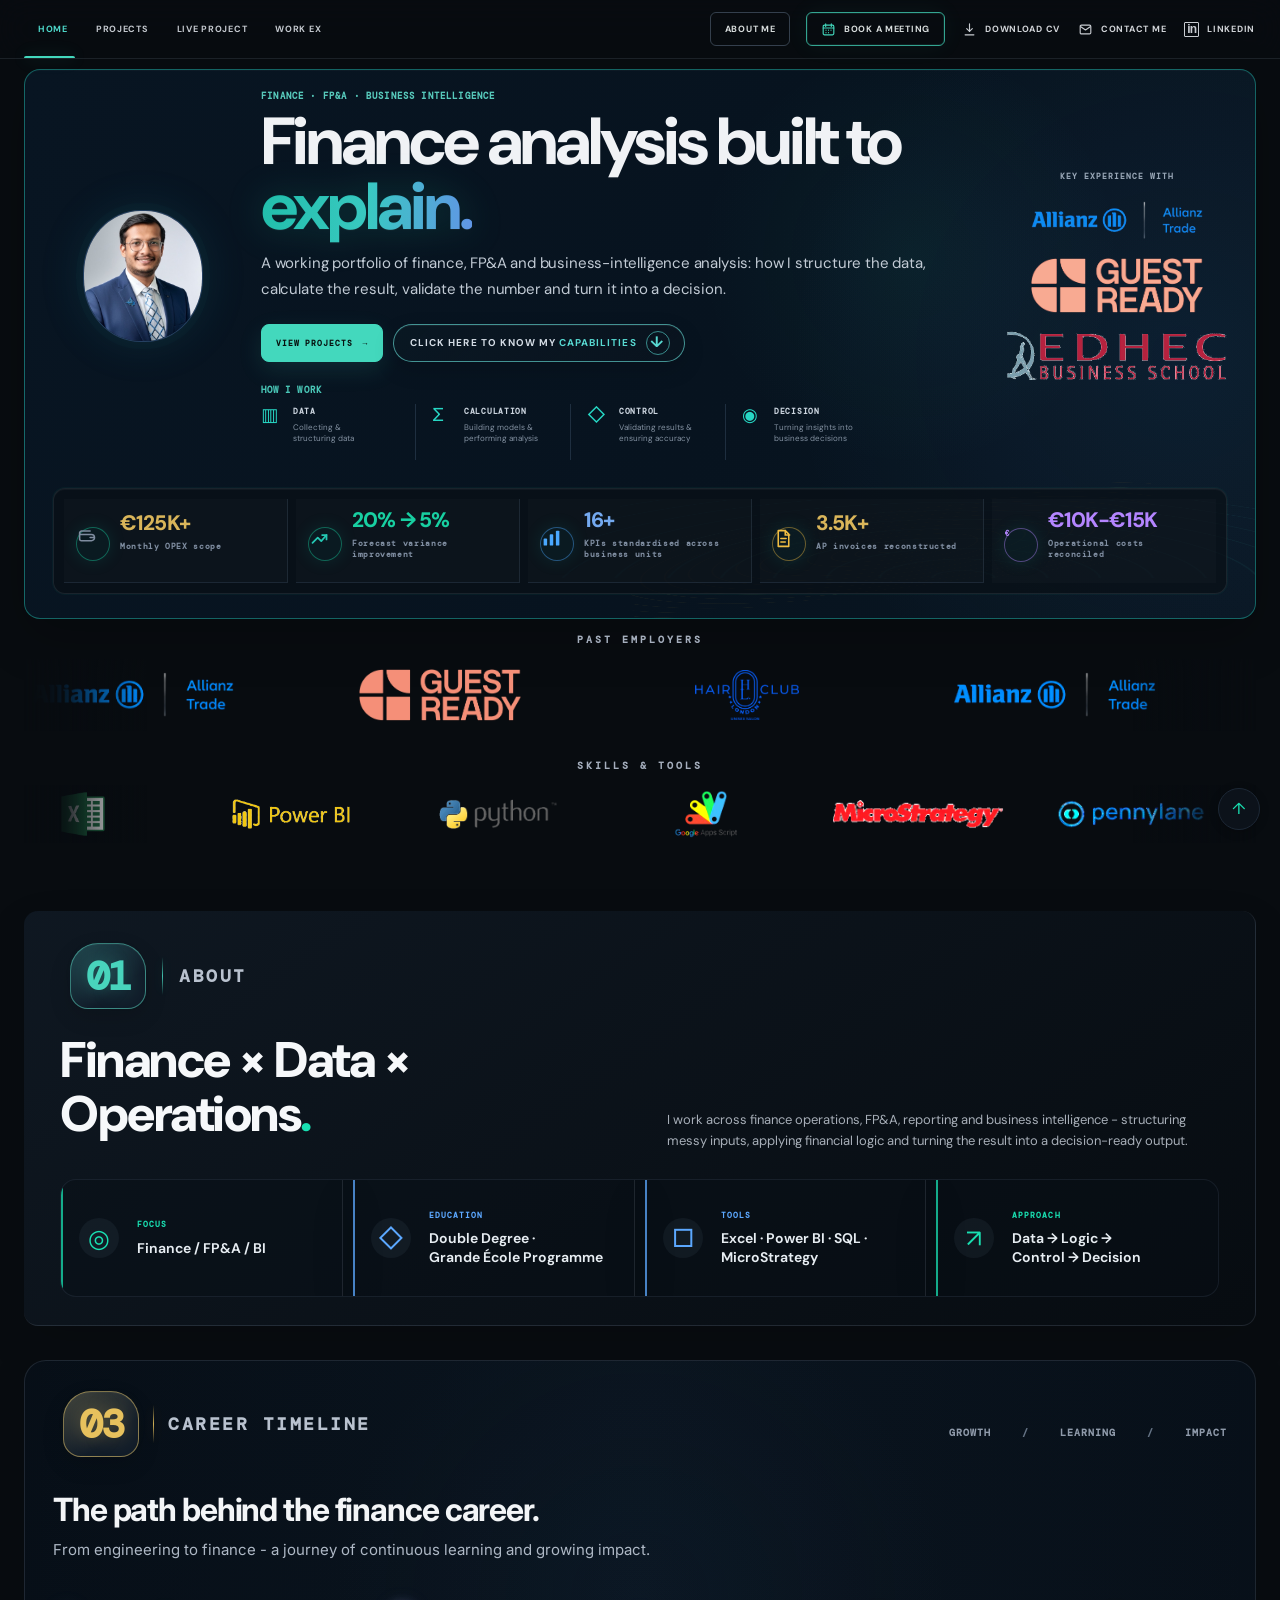
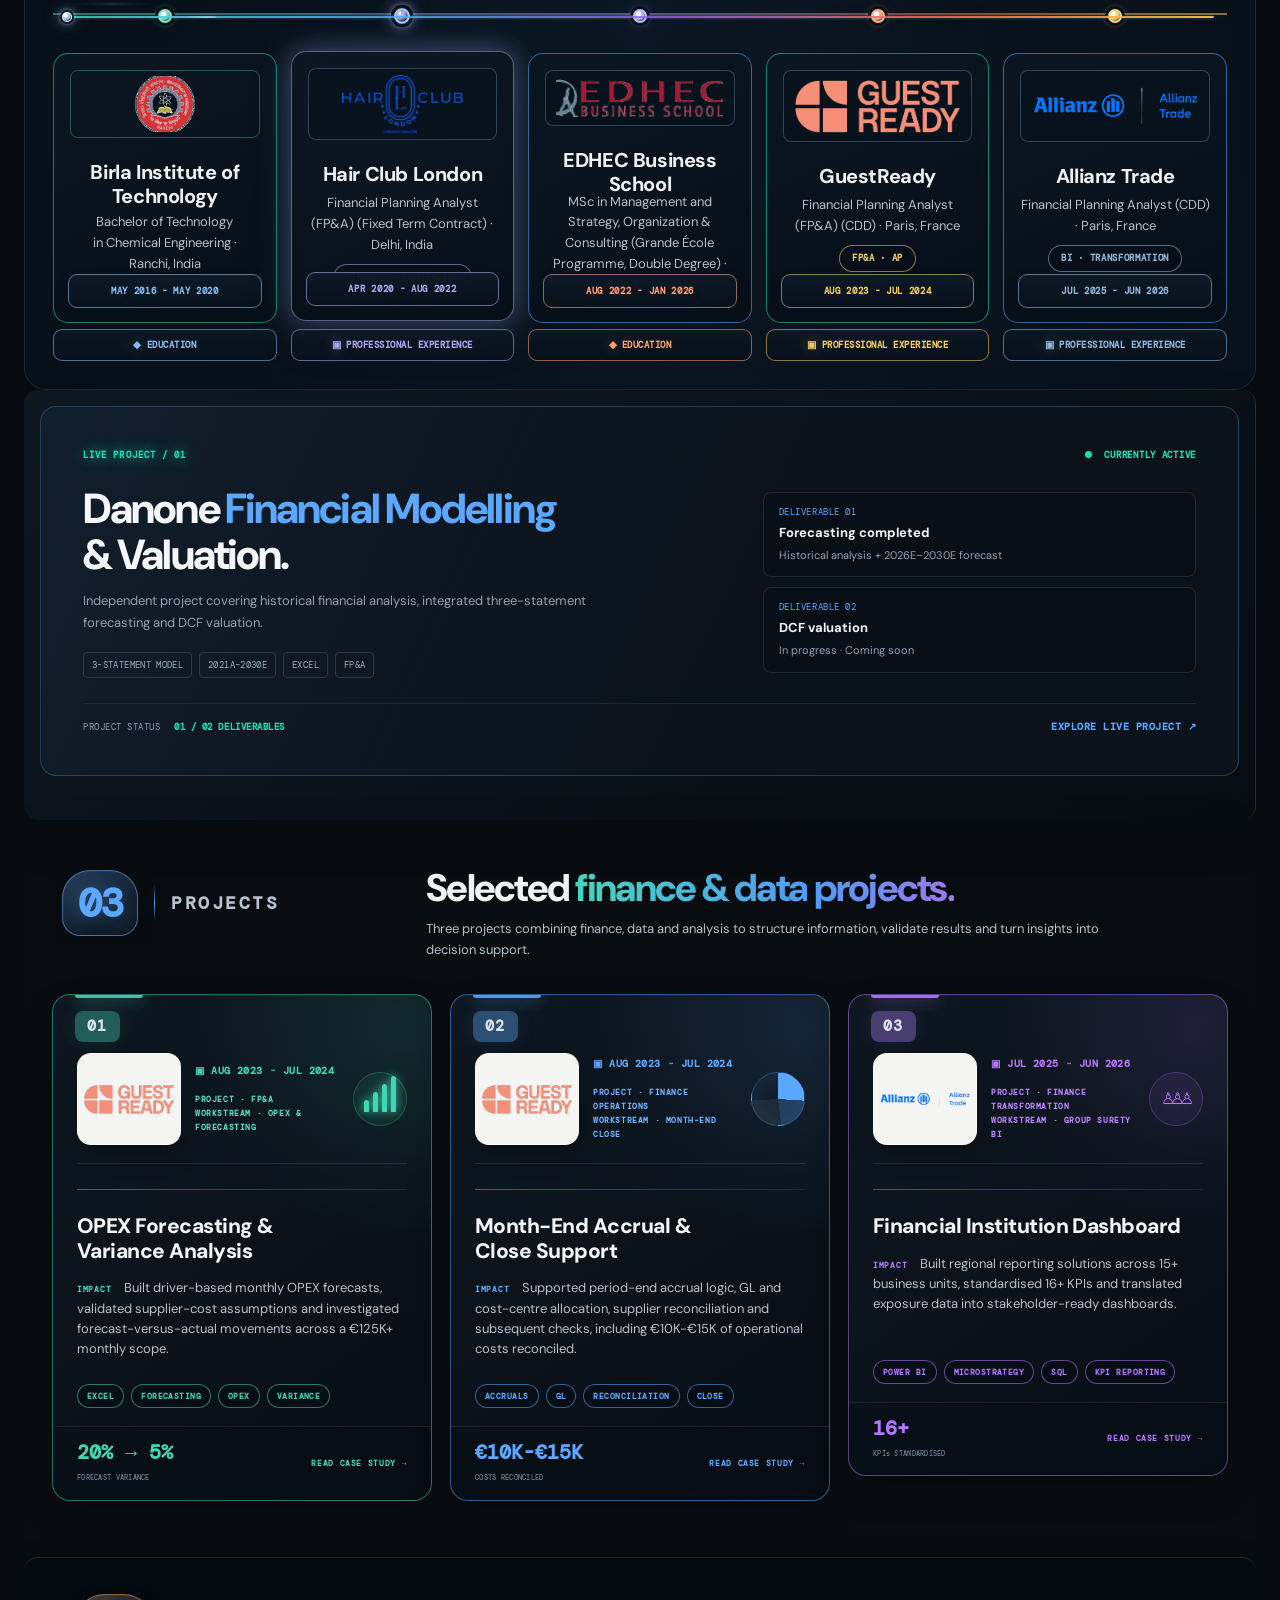
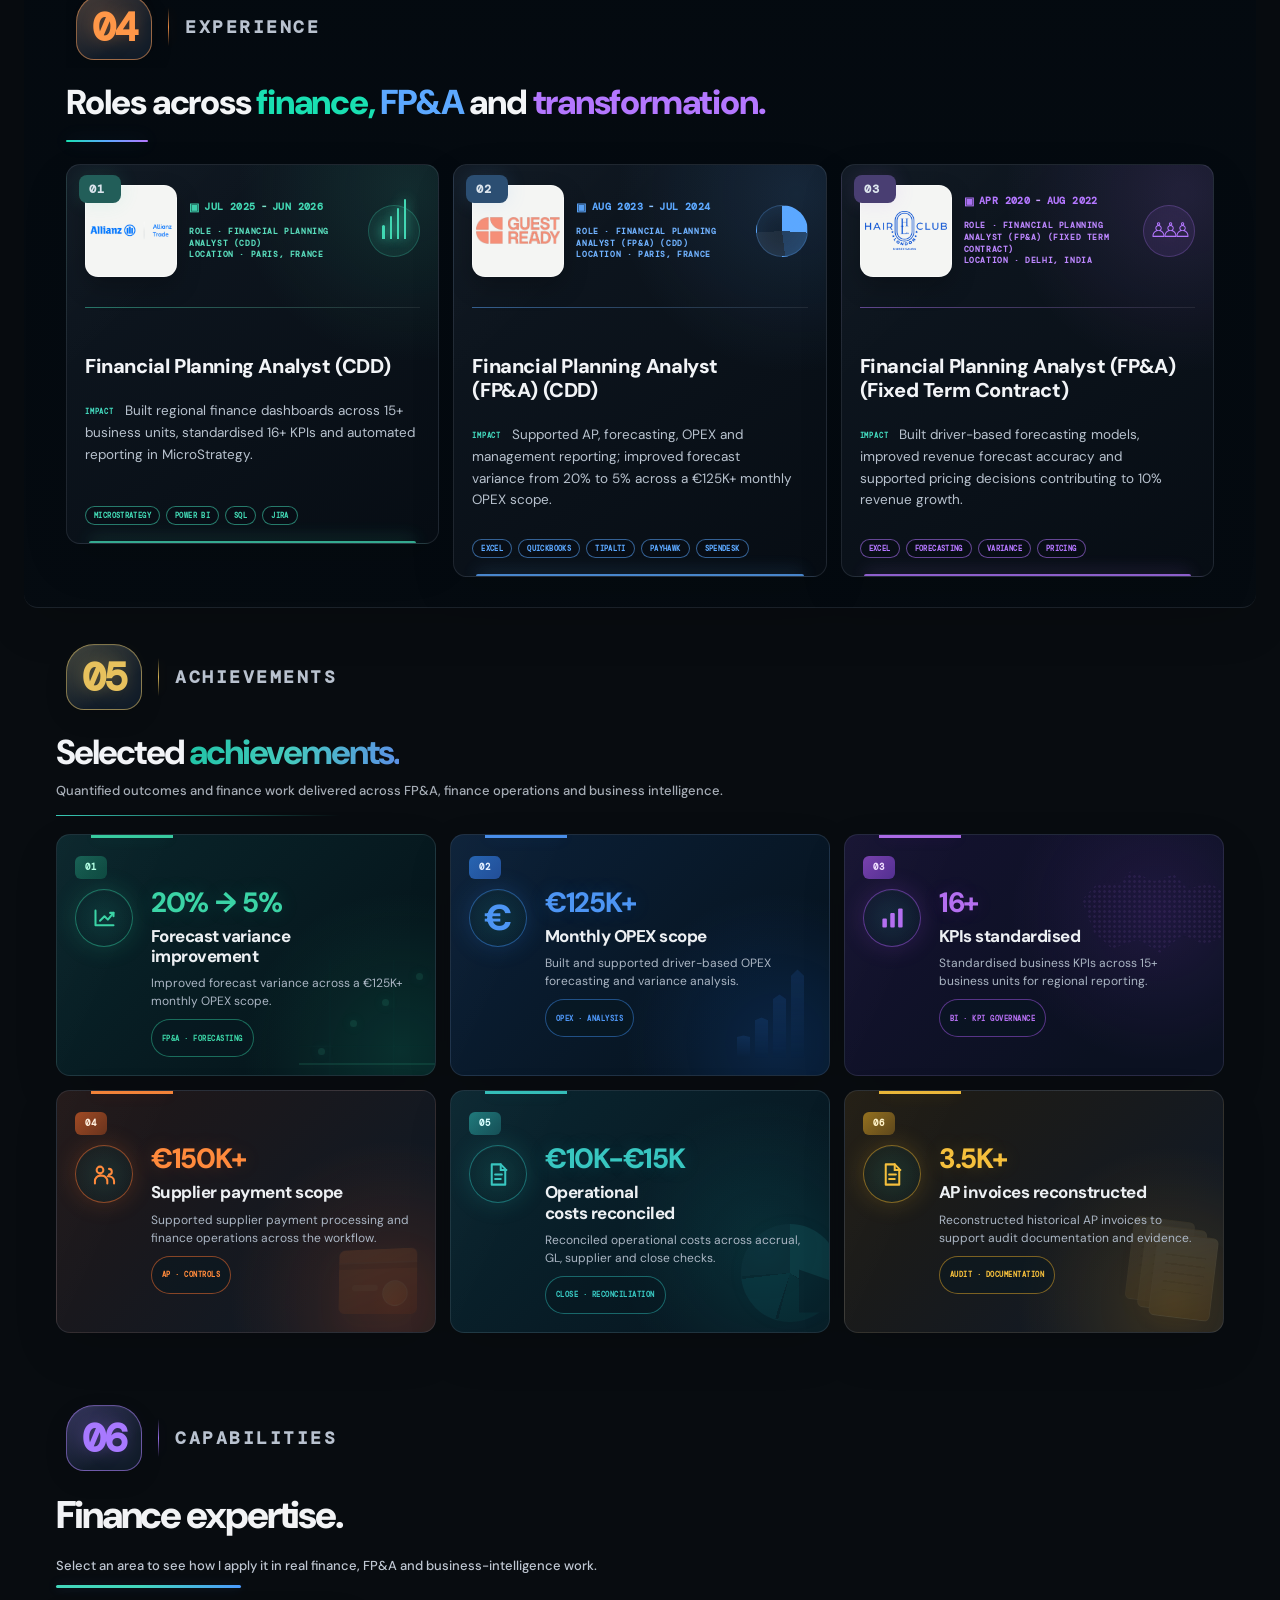
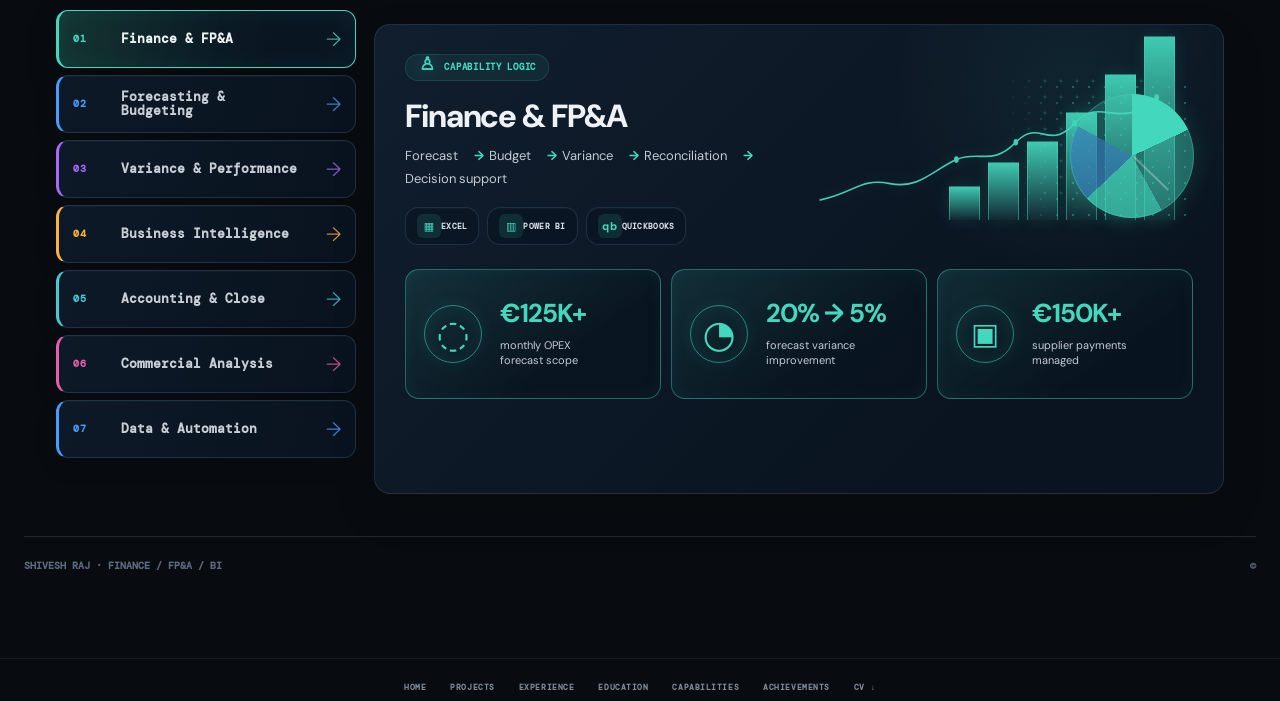
<file: index.html>
<!DOCTYPE html>

<html lang="en">
<head>
<meta charset="utf-8"/>
<meta content="width=device-width,initial-scale=1" name="viewport"/>
<title>Shivesh Raj | Finance × FP&amp;A × BI</title>
<meta content="Finance and FP&amp;A professional with 4+ years of experience across forecasting, budgeting, variance analysis, financial close, reporting, reconciliation and finance transformation." name="description"/>
<meta content="Shivesh Raj" name="author"/>
<meta content="index, follow" name="robots"/>
<meta content="#070b10" name="theme-color"/>
<meta content="Shivesh Raj | Finance × FP&amp;A × BI" property="og:title"/>
<meta content="Finance and FP&amp;A professional with 4+ years of experience across forecasting, budgeting, variance analysis, financial close, reporting, reconciliation and finance transformation." property="og:description"/>
<meta content="website" property="og:type"/>
<meta content="summary_large_image" name="twitter:card"/>
<meta content="Shivesh Raj | Finance × FP&amp;A × BI" name="twitter:title"/>
<meta content="Finance and FP&amp;A professional with 4+ years of experience across forecasting, budgeting, variance analysis, financial close, reporting, reconciliation and finance transformation." name="twitter:description"/>
<link href="style.css" rel="stylesheet"/><link href="production.css" rel="stylesheet"/>
<script id="dynamic-canonical">(function(){var u=location.href.split("#")[0];var l=document.createElement("link");l.id="dynamic-canonical-duplicate-2";l.rel="canonical";l.href=u;document.head.appendChild(l);var m=document.createElement("meta");m.setAttribute("property","og:url");m.content=u;document.head.appendChild(m);})();</script>
<!-- HERO RESTORE: restores the earlier three-column desktop composition and full-width achievements row. -->
<!-- FINAL HERO COMPOSITION FIX: restores the approved three-column structure. -->
</head>
<body class="home-page intro-active" data-theme="dark"><a class="skip-link" href="#main-content">Skip to main content</a>
<div aria-label="Portfolio introduction" class="intro-screen" id="introScreen">
<div class="intro-content">
<p class="intro-badge">FINANCE · FP&amp;A · BI</p>
<h1 aria-hidden="true" aria-label="Shivesh Raj" class="intro-name">SHIVESH RAJ</h1>
<div aria-label="Loading portfolio" aria-valuemax="100" aria-valuemin="0" class="intro-progress" role="progressbar">
<span></span>
</div>
<p class="intro-loading-label" id="introLoadingLabel">PORTFOLIO READY - CLICK TO ENTER</p>
<button aria-label="Enter portfolio" class="enter-portfolio" id="enterPortfolio" type="button">CLICK TO ENTER</button>
</div>
</div>
<header class="premium-header portfolio-reference-header" id="topbar">
<div class="premium-header-shell portfolio-reference-shell">
<nav aria-label="Primary navigation" class="portfolio-reference-nav">
<a aria-current="location" class="portfolio-nav-link active" href="#top">HOME</a>
<a class="portfolio-nav-link" href="#projects">PROJECTS</a>
<a class="portfolio-nav-link" href="#live-project">LIVE PROJECT</a>
<a class="portfolio-nav-link" href="#experience">WORK EX</a>
</nav>
<div aria-label="Portfolio actions" class="portfolio-reference-actions">
<a class="portfolio-reference-action portfolio-reference-work-button" href="#about-experience"><span>ABOUT ME</span></a>
<a aria-label="Book a meeting" class="portfolio-reference-action portfolio-reference-meeting" href="https://calendly.com/shivesh-raj-ars/30min" rel="noopener" target="_blank"><span class="portfolio-reference-icon"><svg aria-hidden="true" viewbox="0 0 24 24"><rect height="15.5" rx="2" width="17" x="3.5" y="5"></rect><path d="M7.5 3v4M16.5 3v4M3.5 9.5h17M8 13h.01M12 13h.01M16 13h.01M8 17h.01M12 17h.01"></path></svg></span><span>BOOK A MEETING</span></a>
<a aria-label="Download CV" class="portfolio-reference-action" href="./assets/cv.pdf" rel="noopener" target="_blank"><span class="portfolio-reference-icon"><svg aria-hidden="true" viewbox="0 0 24 24"><path d="M12 3v12"></path><path d="m7.5 10.5 4.5 4.5 4.5-4.5"></path><path d="M5 20.5h14"></path></svg></span><span>DOWNLOAD CV</span></a>
<a aria-label="Contact Shivesh Raj" class="portfolio-reference-action portfolio-reference-email" href="mailto:shivesh.raj@edhec.com"><span class="portfolio-reference-icon"><svg aria-hidden="true" viewbox="0 0 24 24"><rect height="14" rx="2" width="17" x="3.5" y="5"></rect><path d="m4.5 7.5 7.5 5.2 7.5-5.2"></path></svg></span><span class="portfolio-reference-email-label">CONTACT ME</span></a>
<a aria-label="Open LinkedIn profile" class="portfolio-reference-action portfolio-reference-linkedin" href="https://www.linkedin.com/in/shiveshraj" rel="noopener" target="_blank"><span aria-hidden="true" class="portfolio-reference-linkedin-mark">in</span><span>LINKEDIN</span></a>
</div>
</div>
</header>
<main class="shell home-main" id="main-content" tabindex="-1">
<div aria-hidden="true" class="command-palette" hidden="" id="commandPalette">
<div class="palette-backdrop" data-palette-close=""></div>
<div aria-labelledby="paletteTitle" aria-modal="true" class="palette-panel" role="dialog">
<div class="palette-head"><div><span class="section-code">/ COMMAND PALETTE</span><h2 id="paletteTitle">Navigate the finance workspace.</h2></div><button aria-label="Close command palette" class="palette-close" data-palette-close="" type="button">ESC</button></div>
<div class="palette-grid">
<button class="palette-item" data-command="/guestready" type="button"><span>02</span><b>GUESTREADY</b><small>FP&amp;A / OPEX project</small></button>
<button class="palette-item" data-command="/allianz" type="button"><span>03</span><b>ALLIANZ TRADE</b><small>BI / KPI project</small></button>
<button class="palette-item" data-command="/cv" type="button"><span>06</span><b>CV</b><small>Open the current resume</small></button>
</div>
</div>
</div>
<section class="hero home-hero final-hero" id="top">
<div class="photo-reference-hero">
<div class="photo-reference-profile">
<div class="photo-reference-photo">
<img alt="Shivesh Raj" class="portfolio-profile-image" src="./assets/profile-picture.jpeg"/>
</div>
<div class="photo-reference-name">
<strong>SHIVESH RAJ</strong>
<span>FINANCE · FP&amp;A · BUSINESS INTELLIGENCE</span>
</div>
</div>
<div class="photo-reference-copy">
<span class="eyebrow">FINANCE · FP&amp;A · BUSINESS INTELLIGENCE</span>
<h1>Finance analysis built to <span class="green">explain.</span></h1>
<p class="copy">
        A working portfolio of finance, FP&amp;A and business-intelligence analysis:
        how I structure the data, calculate the result, validate the number and
        turn it into a decision.
      </p>
<div class="hero-cta-row" aria-label="Primary portfolio actions">
<a class="hero-cta hero-cta-primary" href="#projects">VIEW PROJECTS <span aria-hidden="true">→</span></a>
<a class="hero-capabilities-link" href="#capabilities" aria-label="Jump to capabilities">
  <span class="hero-capabilities-label">CLICK HERE TO KNOW MY <strong>CAPABILITIES</strong></span>
  <span class="hero-capabilities-icon" aria-hidden="true">↓</span>
</a>
</div>
<div aria-label="How I work" class="hero-workflow">
<span class="hero-workflow-title">HOW I WORK</span>
<div class="hero-workflow-grid">
<div class="workflow-step"><i aria-hidden="true">▥</i><div><b>DATA</b><small>Collecting &amp;<br/>structuring data</small></div></div>
<div class="workflow-step"><i aria-hidden="true">Σ</i><div><b>CALCULATION</b><small>Building models &amp;<br/>performing analysis</small></div></div>
<div class="workflow-step"><i aria-hidden="true">◇</i><div><b>CONTROL</b><small>Validating results &amp;<br/>ensuring accuracy</small></div></div>
<div class="workflow-step"><i aria-hidden="true">◉</i><div><b>DECISION</b><small>Turning insights into<br/>business decisions</small></div></div>
</div>
</div>
</div>
<div aria-label="Education and employers" class="photo-reference-brands">
<span class="photo-reference-brands-label">KEY EXPERIENCE WITH</span>
<div class="photo-reference-brand">
<img alt="Allianz Trade" src="./assets/allianz-logo.png"/>
</div>
<div class="photo-reference-brand">
<img alt="GuestReady" src="./assets/guestready-logo.png"/>
</div>
<div class="photo-reference-brand edhec-brand">
<img alt="EDHEC Business School" src="./assets/edhec-logo.png"/>
</div>
</div>
<section aria-label="Selected finance achievements" class="hero-achievements-box">
<article class="hero-achievement"><span aria-hidden="true" class="hero-achievement-icon hero-icon-wallet"><svg aria-hidden="true" fill="none" viewbox="0 0 24 24"><path d="M4 7.5h12.5a3.5 3.5 0 0 1 0 7H5a2 2 0 0 1-2-2v-7a3 3 0 0 1 2-2h10" stroke="currentColor" stroke-linecap="round" stroke-width="1.8"></path><path d="M15 10.9h4.5" stroke="currentColor" stroke-linecap="round" stroke-width="1.8"></path></svg></span><div><strong>€125K+</strong><span class="hero-achievement-label">Monthly OPEX scope</span></div></article>
<article class="hero-achievement"><span aria-hidden="true" class="hero-achievement-icon hero-icon-trend"><svg aria-hidden="true" fill="none" viewbox="0 0 24 24"><path d="M4 17 10 11l4 4 6-7" stroke="currentColor" stroke-linecap="round" stroke-linejoin="round" stroke-width="2"></path><path d="M15 8h5v5" stroke="currentColor" stroke-linecap="round" stroke-linejoin="round" stroke-width="2"></path></svg></span><div><strong>20% → 5%</strong><span class="hero-achievement-label">Forecast variance improvement</span></div></article>
<article class="hero-achievement"><span aria-hidden="true" class="hero-achievement-icon hero-icon-bars"><svg aria-hidden="true" fill="currentColor" viewbox="0 0 24 24"><rect height="8" rx="1" width="4" x="3" y="12"></rect><rect height="13" rx="1" width="4" x="10" y="7"></rect><rect height="17" rx="1" width="4" x="17" y="3"></rect></svg></span><div><strong>16+</strong><span class="hero-achievement-label">KPIs standardised across business units</span></div></article>
<article class="hero-achievement"><span aria-hidden="true" class="hero-achievement-icon hero-icon-invoice"><svg aria-hidden="true" fill="none" viewbox="0 0 24 24"><path d="M6 3h8l4 4v14H6z" stroke="currentColor" stroke-linejoin="round" stroke-width="1.8"></path><path d="M14 3v5h5M9 12h6M9 16h5" stroke="currentColor" stroke-linecap="round" stroke-width="1.8"></path></svg></span><div><strong>3.5K+</strong><span class="hero-achievement-label">AP invoices reconstructed</span></div></article>
<article class="hero-achievement"><span aria-hidden="true" class="hero-achievement-icon hero-icon-euro">€</span><div><strong>€10K-€15K</strong><span class="hero-achievement-label">Operational costs reconciled</span></div></article>
</section></div>
</section>
<!-- Professional moving logo sections -->
<section aria-label="Past employers" class="employer-loop-section">
<div class="employer-loop-label">PAST EMPLOYERS</div>
<div class="employer-loop-window">
<div class="employer-loop-track">
<div class="employer-loop-set">
<div class="employer-loop-item allianz"><img alt="Allianz Trade" src="./assets/allianz-logo.png"/></div>
<span class="employer-loop-divider"></span>
<div class="employer-loop-item guestready"><img alt="GuestReady" src="./assets/guestready-logo.png"/></div>
<span class="employer-loop-divider"></span>
<div class="employer-loop-item hairclub"><img alt="Hair Club London" src="./assets/hair-club-london-logo.png"/></div>
<span class="employer-loop-divider"></span>
</div>
<div aria-hidden="true" class="employer-loop-set">
<div class="employer-loop-item allianz"><img alt="" src="./assets/allianz-logo.png"/></div>
<span class="employer-loop-divider"></span>
<div class="employer-loop-item guestready"><img alt="" src="./assets/guestready-logo.png"/></div>
<span class="employer-loop-divider"></span>
<div class="employer-loop-item hairclub"><img alt="" src="./assets/hair-club-london-logo.png"/></div>
<span class="employer-loop-divider"></span>
</div>
</div>
</div>
</section>
<section aria-label="Tools and systems" class="tool-loop-section">
<div class="tool-loop-label">SKILLS &amp; TOOLS</div>
<div class="tool-loop-window">
<div class="tool-loop-track">
<div class="tool-loop-set">
<div class="tool-loop-item"><img alt="Microsoft Excel" src="./assets/excel.png"/></div><span class="tool-loop-divider"></span>
<div class="tool-loop-item"><img alt="Power BI" src="./assets/power-bi.png"/></div><span class="tool-loop-divider"></span>
<div class="tool-loop-item"><img alt="Python" src="./assets/python.png"/></div><span class="tool-loop-divider"></span>
<div class="tool-loop-item google-apps-logo"><img alt="Google Apps Script" src="./assets/google-apps-script.png"/></div><span class="tool-loop-divider"></span>
<div class="tool-loop-item microstrategy-logo"><img alt="MicroStrategy" src="./assets/microstrategy.png"/></div><span class="tool-loop-divider"></span>
<div class="tool-loop-item pennylane-logo"><img alt="Pennylane" src="./assets/pennylane.png"/></div><span class="tool-loop-divider"></span>
<div class="tool-loop-item payhawk-logo"><img alt="Payhawk" src="./assets/payhawk.png"/></div><span class="tool-loop-divider"></span>
<div class="tool-loop-item"><img alt="Microsoft Word" src="./assets/microsoft-word.png"/></div><span class="tool-loop-divider"></span>
</div>
<div aria-hidden="true" class="tool-loop-set">
<div class="tool-loop-item"><img alt="" src="./assets/excel.png"/></div><span class="tool-loop-divider"></span>
<div class="tool-loop-item"><img alt="" src="./assets/power-bi.png"/></div><span class="tool-loop-divider"></span>
<div class="tool-loop-item"><img alt="" src="./assets/python.png"/></div><span class="tool-loop-divider"></span>
<div class="tool-loop-item google-apps-logo"><img alt="" src="./assets/google-apps-script.png"/></div><span class="tool-loop-divider"></span>
<div class="tool-loop-item microstrategy-logo"><img alt="" src="./assets/microstrategy.png"/></div><span class="tool-loop-divider"></span>
<div class="tool-loop-item pennylane-logo"><img alt="" src="./assets/pennylane.png"/></div><span class="tool-loop-divider"></span>
<div class="tool-loop-item payhawk-logo"><img alt="" src="./assets/payhawk.png"/></div><span class="tool-loop-divider"></span>
<div class="tool-loop-item"><img alt="" src="./assets/microsoft-word.png"/></div><span class="tool-loop-divider"></span>
</div>
</div>
</div>
</section>
<section class="photo-reference-dashboard" id="about-experience">
<!-- 01 ABOUT -->
<article class="photo-panel about-panel about-option1-panel">
<div class="about-option1-head">
<div class="about-option1-title">
<div class="unified-section-header unified-section-header-teal"><span class="unified-section-number">01</span><span class="unified-section-divider"></span><span class="unified-section-label">ABOUT</span></div>
<h2>Finance × Data × Operations<span class="about-dot">.</span></h2>
</div>
<p class="about-option1-intro">I work across finance operations, FP&amp;A, reporting and business intelligence - structuring messy inputs, applying financial logic and turning the result into a decision-ready output.</p>
</div>
<div class="about-option1-grid">
<div class="about-option1-item about-focus">
<div class="about-option1-icon">◎</div>
<div>
<span class="about-option1-label">FOCUS</span>
<strong>Finance / FP&amp;A / BI</strong>
</div>
</div>
<div class="about-option1-item about-education">
<div class="about-option1-icon">◇</div>
<div>
<span class="about-option1-label">EDUCATION</span>
<strong>Double Degree ·<br/>Grande École Programme</strong>
</div>
</div>
<div class="about-option1-item about-tools">
<div class="about-option1-icon">□</div>
<div>
<span class="about-option1-label">TOOLS</span>
<strong>Excel · Power BI · SQL ·<br/>MicroStrategy</strong>
</div>
</div>
<div class="about-option1-item about-approach">
<div class="about-option1-icon">↗</div>
<div>
<span class="about-option1-label">APPROACH</span>
<strong>Data → Logic →<br/>Control → Decision</strong>
</div>
</div>
</div>
</article>
<!-- 03 CAREER TIMELINE -->
</section>
<article class="photo-panel timeline-panel timeline-v2" id="timeline">
<div class="timeline-v2-head">
<div class="unified-section-header unified-section-header-gold timeline-v2-kicker"><span class="unified-section-number">03</span><span class="unified-section-divider"></span><span class="unified-section-label">CAREER TIMELINE</span></div>
<div class="timeline-v2-lens">GROWTH <i>/</i> LEARNING <i>/</i> IMPACT</div>
</div>
<div class="timeline-v2-intro">
<h2>The path behind the finance career.</h2>
<p>From engineering to finance - a journey of continuous learning and growing impact.</p>
</div>
<div aria-label="Career timeline" class="timeline-v2-track">
<div aria-hidden="true" class="timeline-v2-motion-lane"><span class="timeline-v2-moving-light"></span></div>
<article class="timeline-v2-item timeline-v2-education">
<div class="timeline-v2-card">
<div class="timeline-v2-logo timeline-v2-logo-bit"><img alt="Birla Institute of Technology Mesra logo" src="./assets/bit-mesra-logo.png"/></div>
<h3>Birla Institute of Technology</h3>
<p>Bachelor of Technology in Chemical Engineering · Ranchi, India</p>
<div class="timeline-v2-tags"><span>ENGINEERING</span></div>
<div aria-label="Date range" class="timeline-v2-meta-box timeline-v2-date-range"><strong>MAY 2016 - MAY 2020</strong></div>
</div>
<div class="timeline-v2-meta">
<div class="timeline-v2-meta-box timeline-v2-type"><span aria-hidden="true">◆</span> EDUCATION</div>
</div>
</article>
<article class="timeline-v2-item timeline-v2-experience">
<div class="timeline-v2-card">
<div class="timeline-v2-logo"><img alt="Hair Club London" src="./assets/hair-club-london-logo.png"/></div>
<h3>Hair Club London</h3>
<p>Financial Planning Analyst (FP&amp;A) (Fixed Term Contract) · Delhi, India</p>
<div class="timeline-v2-tags"><span>FINANCE · COMMERCIAL</span></div>
<div aria-label="Date range" class="timeline-v2-meta-box timeline-v2-date-range"><strong>APR 2020 - AUG 2022</strong></div>
</div>
<div class="timeline-v2-meta">
<div class="timeline-v2-meta-box timeline-v2-type"><span aria-hidden="true">▣</span> PROFESSIONAL EXPERIENCE</div>
</div>
</article>
<article class="timeline-v2-item timeline-v2-education2">
<div class="timeline-v2-card">
<div class="timeline-v2-logo timeline-v2-edhec"><img alt="EDHEC Business School" src="./assets/edhec-logo.png"/></div>
<h3>EDHEC Business School</h3>
<p>MSc in Management and Strategy, Organization &amp; Consulting (Grande École Programme, Double Degree) · Lille, France</p>
<div class="timeline-v2-tags"><span>FINANCE · STRATEGY</span></div>
<div aria-label="Date range" class="timeline-v2-meta-box timeline-v2-date-range"><strong>AUG 2022 - JAN 2026</strong></div>
</div>
<div class="timeline-v2-meta">
<div class="timeline-v2-meta-box timeline-v2-type"><span aria-hidden="true">◆</span> EDUCATION</div>
</div>
</article>
<article class="timeline-v2-item timeline-v2-guestready">
<div class="timeline-v2-card">
<div class="timeline-v2-logo"><img alt="GuestReady" src="./assets/guestready-logo.png"/></div>
<h3>GuestReady</h3>
<p>Financial Planning Analyst (FP&amp;A) (CDD) · Paris, France</p>
<div class="timeline-v2-tags"><span>FP&amp;A · AP</span></div>
<div aria-label="Date range" class="timeline-v2-meta-box timeline-v2-date-range"><strong>AUG 2023 - JUL 2024</strong></div>
</div>
<div class="timeline-v2-meta">
<div class="timeline-v2-meta-box timeline-v2-type"><span aria-hidden="true">▣</span> PROFESSIONAL EXPERIENCE</div>
</div>
</article>
<article class="timeline-v2-item timeline-v2-allianz">
<div class="timeline-v2-card">
<div class="timeline-v2-logo"><img alt="Allianz Trade" src="./assets/allianz-logo.png"/></div>
<h3>Allianz Trade</h3>
<p>Financial Planning Analyst (CDD) · Paris, France</p>
<div class="timeline-v2-tags"><span>BI · TRANSFORMATION</span></div>
<div aria-label="Date range" class="timeline-v2-meta-box timeline-v2-date-range"><strong>JUL 2025 - JUN 2026</strong></div>
</div>
<div class="timeline-v2-meta">
<div class="timeline-v2-meta-box timeline-v2-type"><span aria-hidden="true">▣</span> PROFESSIONAL EXPERIENCE</div>
</div>
</article>
</div>
</article>
<article class="photo-panel live-project-panel" id="live-project">
<section class="danone-home-live">
  <div class="danone-home-live-top"><span class="section-code">LIVE PROJECT / 01</span><span class="danone-home-live-status"><i></i> CURRENTLY ACTIVE</span></div>
  <div class="danone-home-live-grid">
    <div><h2>Danone <span>Financial Modelling</span> &amp; Valuation.</h2><p>Independent project covering historical financial analysis, integrated three-statement forecasting and DCF valuation.</p><div class="danone-home-tags"><span>3-STATEMENT MODEL</span><span>2021A–2030E</span><span>EXCEL</span><span>FP&amp;A</span></div></div>
    <div class="danone-home-milestones"><div><span>DELIVERABLE 01</span><strong>Forecasting completed</strong><small>Historical analysis + 2026E–2030E forecast</small></div><div><span>DELIVERABLE 02</span><strong>DCF valuation</strong><small>In progress · Coming soon</small></div></div>
  </div>
  <div class="danone-home-live-bottom"><span>PROJECT STATUS <b>01 / 02 DELIVERABLES</b></span><a href="danone-financial-model.html">EXPLORE LIVE PROJECT <span>↗</span></a></div>
</section>
</article>
<article class="photo-panel projects-panel" id="projects">
<section aria-labelledby="projects-reference-title" class="projects-reference-section">
<div class="projects-reference-heading">
<div aria-label="Section 03 Projects" class="unified-section-header unified-section-header-blue">
<span class="unified-section-number">03</span>
<span aria-hidden="true" class="unified-section-divider"></span>
<span class="unified-section-label">PROJECTS</span>
</div>
<div class="projects-reference-copy">
<h2 id="projects-reference-title">Selected <span>finance &amp; data</span> <em>projects.</em></h2>
<p>Three projects combining finance, data and analysis to structure information, validate results and turn insights into decision support.</p>
</div>
</div>
<div class="projects-reference-grid">
<article class="projects-reference-card projects-reference-teal">
<span class="projects-reference-index">01</span>
<div class="projects-reference-head">
  <div class="projects-reference-company"><img src="./assets/guestready-logo.png" alt="GuestReady"></div>
  <div class="projects-reference-head-info">
    <div class="projects-reference-period"><span aria-hidden="true">▣</span><span>AUG 2023</span><i>-</i><span>JUL 2024</span></div>
    <div class="projects-reference-meta">PROJECT · FP&amp;A<br/>WORKSTREAM · OPEX &amp; FORECASTING</div>
  </div>
  <span aria-hidden="true" class="projects-reference-insight projects-reference-insight-growth"><i></i><i></i><i></i><i></i></span>
</div>
<div class="projects-reference-rule"></div>
<h3>OPEX Forecasting &amp; Variance Analysis</h3>
<p><span class="projects-reference-impact">IMPACT</span> Built driver-based monthly OPEX forecasts, validated supplier-cost assumptions and investigated forecast-versus-actual movements across a €125K+ monthly scope.</p>
<div class="projects-reference-tags"><span>EXCEL</span><span>FORECASTING</span><span>OPEX</span><span>VARIANCE</span></div>
<div class="projects-reference-footer"><div><strong>20% → 5%</strong><small>FORECAST VARIANCE</small></div><a href="guestready-case-study.html#project1">READ CASE STUDY →</a></div>
</article>
<article class="projects-reference-card projects-reference-blue">
<span class="projects-reference-index">02</span>
<div class="projects-reference-head">
  <div class="projects-reference-company"><img src="./assets/guestready-logo.png" alt="GuestReady"></div>
  <div class="projects-reference-head-info">
    <div class="projects-reference-period"><span aria-hidden="true">▣</span><span>AUG 2023</span><i>-</i><span>JUL 2024</span></div>
    <div class="projects-reference-meta">PROJECT · FINANCE OPERATIONS<br/>WORKSTREAM · MONTH-END CLOSE</div>
  </div>
  <span aria-hidden="true" class="projects-reference-insight projects-reference-insight-pie"></span>
</div>
<div class="projects-reference-rule"></div>
<h3>Month-End Accrual &amp; Close Support</h3>
<p><span class="projects-reference-impact">IMPACT</span> Supported period-end accrual logic, GL and cost-centre allocation, supplier reconciliation and subsequent checks, including €10K-€15K of operational costs reconciled.</p>
<div class="projects-reference-tags"><span>ACCRUALS</span><span>GL</span><span>RECONCILIATION</span><span>CLOSE</span></div>
<div class="projects-reference-footer"><div><strong>€10K-€15K</strong><small>COSTS RECONCILED</small></div><a href="guestready-case-study.html#project2">READ CASE STUDY →</a></div>
</article>
<article class="projects-reference-card projects-reference-purple">
<span class="projects-reference-index">03</span>
<div class="projects-reference-head">
  <div class="projects-reference-company"><img src="./assets/allianz-logo.png" alt="Allianz Trade"></div>
  <div class="projects-reference-head-info">
    <div class="projects-reference-period"><span aria-hidden="true">▣</span><span>JUL 2025</span><i>-</i><span>JUN 2026</span></div>
    <div class="projects-reference-meta">PROJECT · FINANCE TRANSFORMATION<br/>WORKSTREAM · GROUP SURETY BI</div>
  </div>
  <span aria-hidden="true" class="projects-reference-insight projects-reference-insight-people">♙♙♙</span>
</div>
<div class="projects-reference-rule"></div>
<h3>Financial Institution Dashboard</h3>
<p><span class="projects-reference-impact">IMPACT</span> Built regional reporting solutions across 15+ business units, standardised 16+ KPIs and translated exposure data into stakeholder-ready dashboards.</p>
<div class="projects-reference-tags"><span>POWER BI</span><span>MICROSTRATEGY</span><span>SQL</span><span>KPI REPORTING</span></div>
<div class="projects-reference-footer"><div><strong>16+</strong><small>KPIs STANDARDISED</small></div><a href="allianz-case-study.html">READ CASE STUDY →</a></div>
</article>
</div></div>
</section>
</article>
<article class="photo-panel experience-panel experience-reference-exact" id="experience">
<div class="unified-section-header unified-section-header-orange">
<span class="unified-section-number">04</span><span class="unified-section-divider"></span><span class="unified-section-label">EXPERIENCE</span>
</div>
<p class="panel-subtitle">Roles across <span class="accent-finance">finance,</span> <span class="accent-fpa">FP&amp;A</span> and <span class="accent-transform">transformation.</span></p>
<div aria-hidden="true" class="experience-reference-line"></div>
<div class="experience-list">
<article class="experience-card experience-card-teal">
<span class="experience-index">01</span>
<div class="experience-card-head">
<div class="experience-company"><img alt="Allianz Trade" src="./assets/allianz-logo.png"/></div>
<div class="experience-head-info">
<div class="experience-period"><span aria-hidden="true" class="experience-calendar">▣</span><span>JUL 2025</span><i>-</i><span>JUN 2026</span></div>
<div class="experience-meta">ROLE · FINANCIAL PLANNING ANALYST (CDD)<br/>LOCATION · PARIS, FRANCE</div>
</div>
<span aria-hidden="true" class="experience-insight experience-insight-growth"><i></i><i></i><i></i><i></i></span>
</div>
<div class="experience-rule"></div>
<h3>Financial Planning Analyst (CDD)</h3>
<p><span class="experience-outcome">IMPACT</span> Built regional finance dashboards across 15+ business units, standardised 16+ KPIs and automated reporting in MicroStrategy.</p>
<div class="experience-tags"><span>MICROSTRATEGY</span><span>POWER BI</span><span>SQL</span><span>JIRA</span></div>
</article>
<article class="experience-card experience-card-blue">
<span class="experience-index">02</span>
<div class="experience-card-head">
<div class="experience-company"><img alt="GuestReady" src="./assets/guestready-logo.png"/></div>
<div class="experience-head-info">
<div class="experience-period"><span aria-hidden="true" class="experience-calendar">▣</span><span>AUG 2023</span><i>-</i><span>JUL 2024</span></div>
<div class="experience-meta">ROLE · FINANCIAL PLANNING ANALYST (FP&amp;A) (CDD)<br/>LOCATION · PARIS, FRANCE</div>
</div>
<span aria-hidden="true" class="experience-insight experience-insight-pie"></span>
</div>
<div class="experience-rule"></div>
<h3>Financial Planning Analyst (FP&amp;A) (CDD)</h3>
<p><span class="experience-outcome">IMPACT</span> Supported AP, forecasting, OPEX and management reporting; improved forecast variance from 20% to 5% across a €125K+ monthly OPEX scope.</p>
<div class="experience-tags"><span>EXCEL</span><span>QUICKBOOKS</span><span>TIPALTI</span><span>PAYHAWK</span><span>SPENDESK</span></div>
</article>
<article class="experience-card experience-card-purple">
<span class="experience-index">03</span>
<div class="experience-card-head">
<div class="experience-company"><img alt="Hair Club London" src="./assets/hair-club-london-logo.png"/></div>
<div class="experience-head-info">
<div class="experience-period"><span aria-hidden="true" class="experience-calendar">▣</span><span>APR 2020</span><i>-</i><span>AUG 2022</span></div>
<div class="experience-meta">ROLE · FINANCIAL PLANNING ANALYST (FP&amp;A) (FIXED TERM CONTRACT)<br/>LOCATION · DELHI, INDIA</div>
</div>
<span aria-hidden="true" class="experience-insight experience-insight-people">♙♙♙</span>
</div>
<div class="experience-rule"></div>
<h3>Financial Planning Analyst (FP&amp;A) (Fixed Term Contract)</h3>
<p><span class="experience-outcome">IMPACT</span> Built driver-based forecasting models, improved revenue forecast accuracy and supported pricing decisions contributing to 10% revenue growth.</p>
<div class="experience-tags"><span>EXCEL</span><span>FORECASTING</span><span>VARIANCE</span><span>PRICING</span></div>
</article>
</div>
</article>
<section class="achievements-section" id="achievements">
<div class="achievements-head">
<div class="unified-section-header unified-section-header-gold"><span class="unified-section-number">05</span><span class="unified-section-divider"></span><span class="unified-section-label">ACHIEVEMENTS</span></div>
<div>
<h2>Selected <span>achievements.</span></h2>
<p>Quantified outcomes and finance work delivered across FP&amp;A, finance operations and business intelligence.</p>
</div>
</div>
<div class="achievement-grid">
<article class="achievement-card achievement-teal achievement-featured">
<div aria-hidden="true" class="achievement-decor achievement-decor-trend"><span class="trend-line"></span><i></i><i></i><i></i><i></i></div>
<div class="achievement-index">01</div>
<div class="achievement-content">
<span aria-hidden="true" class="achievement-visual achievement-visual-trend">
<svg fill="none" viewbox="0 0 24 24"><path d="M4 18V5m0 13h16M8 14l4-4 3 3 5-6" stroke="currentColor" stroke-linecap="round" stroke-linejoin="round" stroke-width="1.8"></path><path d="M17 7h3v3" stroke="currentColor" stroke-linecap="round" stroke-linejoin="round" stroke-width="1.8"></path></svg>
</span>
<div class="achievement-main">
<div class="achievement-value">20% <b>→</b> 5%</div>
<h3>Forecast variance<br/>improvement</h3>
<p>Improved forecast variance across a €125K+ monthly OPEX scope.</p>
<span class="achievement-tag">FP&amp;A · FORECASTING</span>
</div>
</div>
</article>
<article class="achievement-card achievement-teal">
<div aria-hidden="true" class="achievement-decor achievement-decor-bars"><i></i><i></i><i></i><i></i></div>
<div class="achievement-index">02</div>
<div class="achievement-content">
<span aria-hidden="true" class="achievement-visual achievement-visual-euro">€</span>
<div class="achievement-main">
<div class="achievement-value">€125K+</div>
<h3>Monthly OPEX scope</h3>
<p>Built and supported driver-based OPEX forecasting and variance analysis.</p>
<span class="achievement-tag">OPEX · ANALYSIS</span>
</div>
</div>
</article>
<article class="achievement-card achievement-blue">
<div aria-hidden="true" class="achievement-decor achievement-decor-map"></div>
<div class="achievement-index">03</div>
<div class="achievement-content">
<span aria-hidden="true" class="achievement-visual achievement-visual-bars">
<svg fill="currentColor" viewbox="0 0 24 24"><rect height="8" rx="1" width="4" x="3" y="12"></rect><rect height="13" rx="1" width="4" x="10" y="7"></rect><rect height="17" rx="1" width="4" x="17" y="3"></rect></svg>
</span>
<div class="achievement-main">
<div class="achievement-value">16+</div>
<h3>KPIs standardised</h3>
<p>Standardised business KPIs across 15+ business units for regional reporting.</p>
<span class="achievement-tag">BI · KPI GOVERNANCE</span>
</div>
</div>
</article>
<article class="achievement-card achievement-teal">
<div aria-hidden="true" class="achievement-decor achievement-decor-wallet"><span></span><i></i></div>
<div class="achievement-index">04</div>
<div class="achievement-content">
<span aria-hidden="true" class="achievement-visual achievement-visual-people">
<svg fill="none" viewbox="0 0 24 24"><path d="M8 11a3 3 0 1 0 0-6 3 3 0 0 0 0 6Zm8 1a2.5 2.5 0 1 0 0-5M3.5 20v-2.2A4.8 4.8 0 0 1 8.3 13h1.4a4.8 4.8 0 0 1 4.8 4.8V20M15 13.5c3.1.1 5.5 1.8 5.5 4.5V20" stroke="currentColor" stroke-linecap="round" stroke-width="1.8"></path></svg>
</span>
<div class="achievement-main">
<div class="achievement-value">€150K+</div>
<h3>Supplier payment scope</h3>
<p>Supported supplier payment processing and finance operations across the workflow.</p>
<span class="achievement-tag">AP · CONTROLS</span>
</div>
</div>
</article>
<article class="achievement-card achievement-teal">
<div aria-hidden="true" class="achievement-decor achievement-decor-pie"></div>
<div class="achievement-index">05</div>
<div class="achievement-content">
<span aria-hidden="true" class="achievement-visual achievement-visual-reconcile">
<svg fill="none" viewbox="0 0 24 24"><path d="M6 3h8l4 4v14H6z" stroke="currentColor" stroke-linejoin="round" stroke-width="1.8"></path><path d="M14 3v5h5M9 12h6M9 16h5" stroke="currentColor" stroke-linecap="round" stroke-width="1.8"></path></svg>
</span>
<div class="achievement-main">
<div class="achievement-value">€10K-€15K</div>
<h3>Operational<br/>costs reconciled</h3>
<p>Reconciled operational costs across accrual, GL, supplier and close checks.</p>
<span class="achievement-tag">CLOSE · RECONCILIATION</span>
</div>
</div>
</article>
<article class="achievement-card achievement-blue">
<div aria-hidden="true" class="achievement-decor achievement-decor-files"><i></i><i></i><i></i></div>
<div class="achievement-index">06</div>
<div class="achievement-content">
<span aria-hidden="true" class="achievement-visual achievement-visual-document">
<svg fill="none" viewbox="0 0 24 24"><path d="M6 3h8l4 4v14H6z" stroke="currentColor" stroke-linejoin="round" stroke-width="1.8"></path><path d="M14 3v5h5M9 12h6M9 16h5" stroke="currentColor" stroke-linecap="round" stroke-width="1.8"></path></svg>
</span>
<div class="achievement-main">
<div class="achievement-value">3.5K+</div>
<h3>AP invoices reconstructed</h3>
<p>Reconstructed historical AP invoices to support audit documentation and evidence.</p>
<span class="achievement-tag">AUDIT · DOCUMENTATION</span>
</div>
</div>
</article>
</div>
</section>
<section class="skill-explorer-section portfolio-expertise-section" id="capabilities">
<div class="section-head reveal">
<div class="unified-section-header unified-section-header-purple"><span class="unified-section-number">06</span><span class="unified-section-divider"></span><span class="unified-section-label">CAPABILITIES</span></div>
<div>
<h2>Finance expertise.</h2>
<p class="copy">Select an area to see how I apply it in real finance, FP&amp;A and business-intelligence work.</p>
</div>
</div>
<div class="expertise-explorer reveal">
<div aria-label="Finance capabilities" class="expertise-tabs" role="tablist">
<button aria-controls="expertiseDetail" aria-selected="true" class="expertise-tab active" data-expertise="finance" id="expertise-tab-finance" role="tab" tabindex="0" type="button"><span>01</span><b>Finance &amp; FP&amp;A</b><i>→</i></button>
<button aria-controls="expertiseDetail" aria-selected="false" class="expertise-tab" data-expertise="forecasting" id="expertise-tab-forecasting" role="tab" tabindex="-1" type="button"><span>02</span><b>Forecasting &amp; Budgeting</b><i>→</i></button>
<button aria-controls="expertiseDetail" aria-selected="false" class="expertise-tab" data-expertise="performance" id="expertise-tab-performance" role="tab" tabindex="-1" type="button"><span>03</span><b>Variance &amp; Performance</b><i>→</i></button>
<button aria-controls="expertiseDetail" aria-selected="false" class="expertise-tab" data-expertise="bi" id="expertise-tab-bi" role="tab" tabindex="-1" type="button"><span>04</span><b>Business Intelligence</b><i>→</i></button>
<button aria-controls="expertiseDetail" aria-selected="false" class="expertise-tab" data-expertise="accounting" id="expertise-tab-accounting" role="tab" tabindex="-1" type="button"><span>05</span><b>Accounting &amp; Close</b><i>→</i></button>
<button aria-controls="expertiseDetail" aria-selected="false" class="expertise-tab" data-expertise="commercial" id="expertise-tab-commercial" role="tab" tabindex="-1" type="button"><span>06</span><b>Commercial Analysis</b><i>→</i></button>
<button aria-controls="expertiseDetail" aria-selected="false" class="expertise-tab" data-expertise="data" id="expertise-tab-data" role="tab" tabindex="-1" type="button"><span>07</span><b>Data &amp; Automation</b><i>→</i></button>
</div>
<div aria-labelledby="expertise-tab-finance" class="expertise-detail" id="expertiseDetail" role="tabpanel" tabindex="0"></div>
</div>
</section>
</main>
<button aria-label="Back to top" class="backtop" id="backTop">↑</button>
<footer class="shell footer"><span>SHIVESH RAJ · FINANCE / FP&amp;A / BI</span><span>© <span id="year"></span></span></footer>
<script src="script.js"></script>
<footer class="final-interconnect-footer">
<div class="final-footer-nav">
<a href="#top">HOME</a>
<a href="#projects">PROJECTS</a>
<a href="index.html#experience">EXPERIENCE</a>
<a href="#timeline">EDUCATION</a>
<a href="index.html#capabilities">CAPABILITIES</a>
<a href="index.html#achievements">ACHIEVEMENTS</a>
<a href="./assets/cv.pdf" rel="noopener" target="_blank">CV ↓</a>
</div>
</footer>
<!-- FINAL HERO COMPACT PASS -->
</body>
</html>
</file>
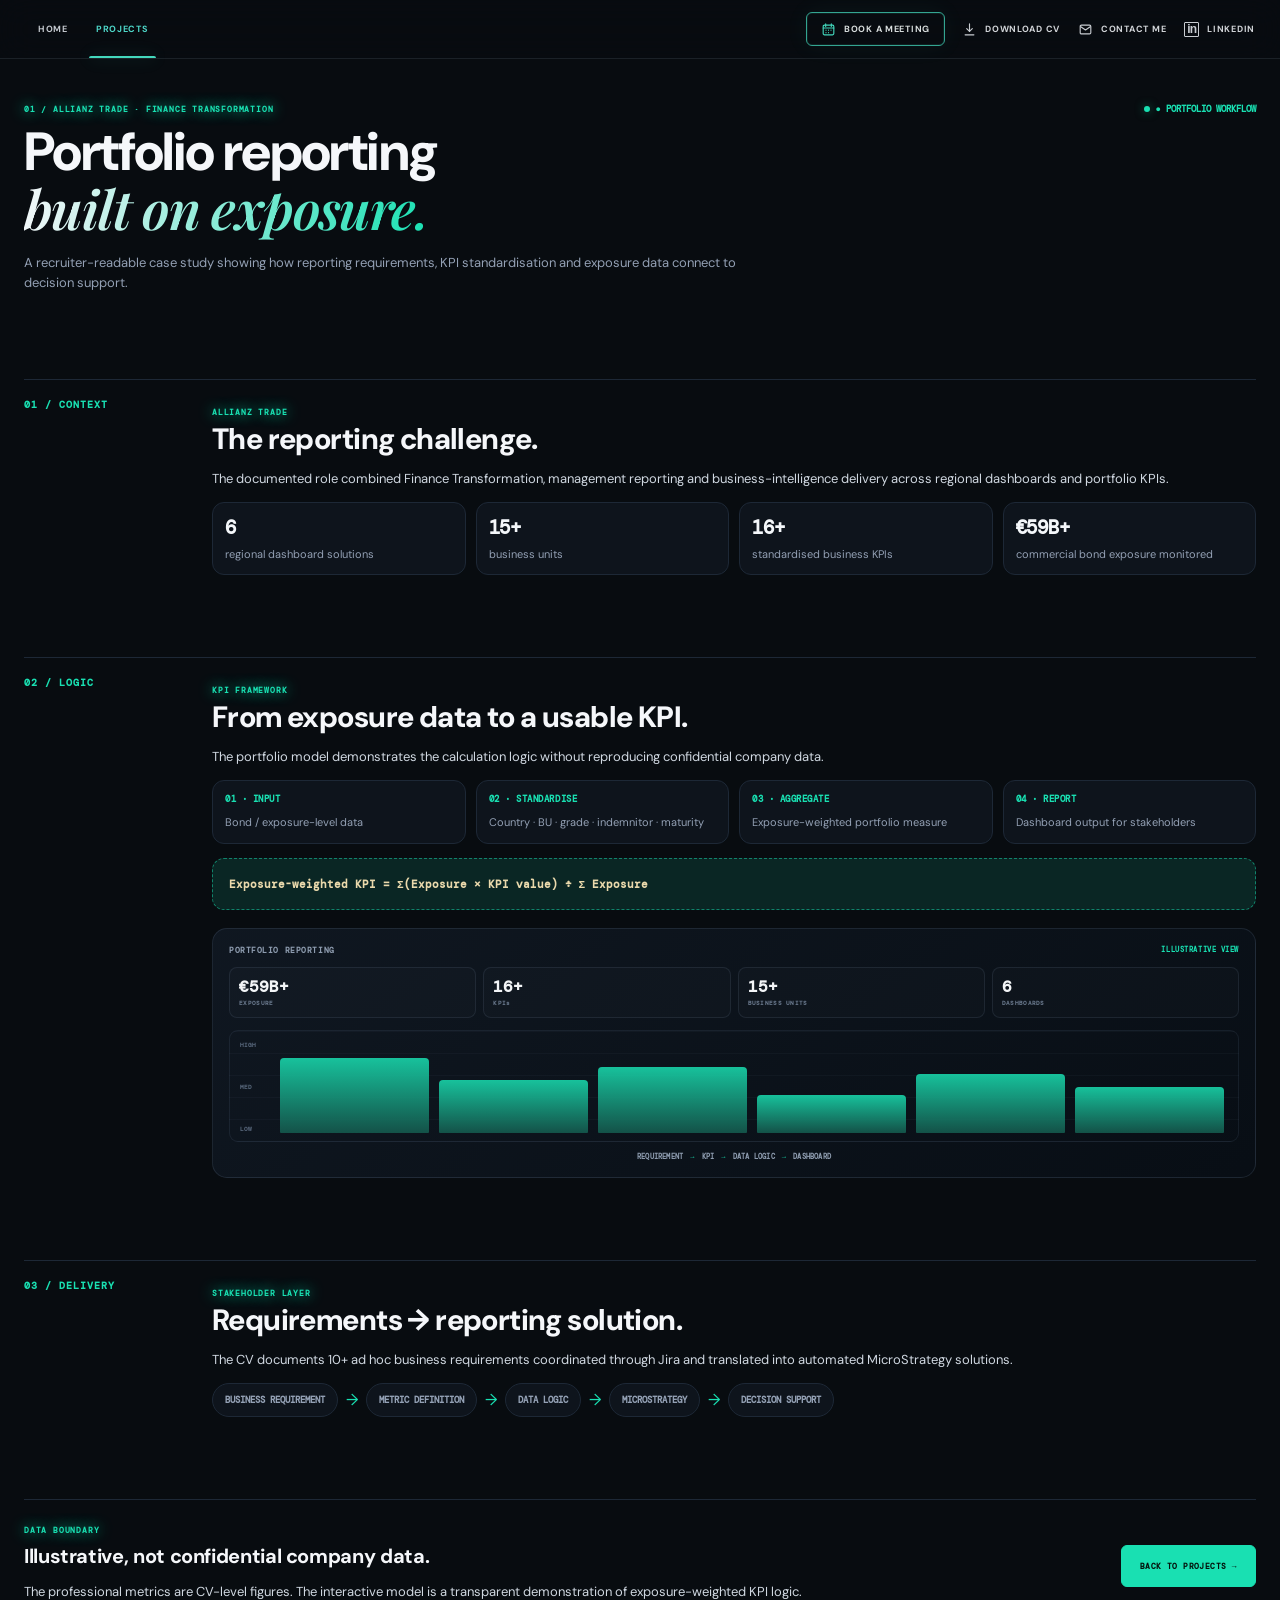
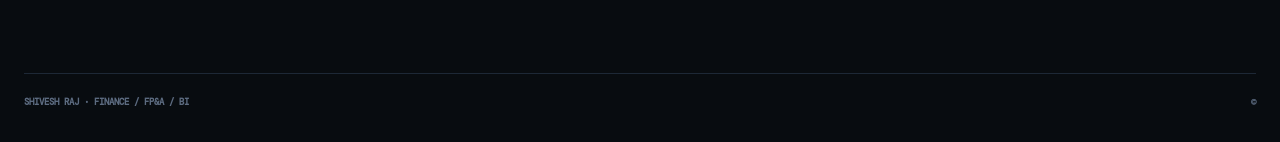
<file: allianz-case-study.html>
<!DOCTYPE html>
<html lang="en"><head><meta charset="utf-8"/><meta content="width=device-width,initial-scale=1" name="viewport"/><title>Allianz Trade | Portfolio Reporting &amp; Risk Analytics</title>
<meta content="Illustrative Allianz Trade finance-transformation case study covering KPI standardisation, exposure reporting, dashboard logic and decision support." name="description"/>
<meta content="Shivesh Raj" name="author"/>
<meta content="index, follow" name="robots"/>
<meta content="#070b10" name="theme-color"/>
<meta content="Allianz Trade | Portfolio Reporting &amp; Risk Analytics | Shivesh Raj" property="og:title"/>
<meta content="Illustrative Allianz Trade finance-transformation case study covering KPI standardisation, exposure reporting, dashboard logic and decision support." property="og:description"/>
<meta content="website" property="og:type"/>
<meta content="summary_large_image" name="twitter:card"/>
<meta content="Allianz Trade | Portfolio Reporting &amp; Risk Analytics | Shivesh Raj" name="twitter:title"/>
<meta content="Illustrative Allianz Trade finance-transformation case study covering KPI standardisation, exposure reporting, dashboard logic and decision support." name="twitter:description"/>
<link href="style.css" rel="stylesheet"/><link href="production.css" rel="stylesheet"/><script id="dynamic-canonical-script">(function(){var u=location.href.split("#")[0];var l=document.createElement("link");l.id="dynamic-canonical";l.rel="canonical";l.href=u;document.head.appendChild(l);var m=document.createElement("meta");m.setAttribute("property","og:url");m.content=u;document.head.appendChild(m);})();</script>
</head><body><a class="skip-link" href="#main-content">Skip to main content</a><header class="premium-header portfolio-reference-header" id="topbar">
<div class="premium-header-shell portfolio-reference-shell">
<nav aria-label="Primary navigation" class="portfolio-reference-nav">
<a class="portfolio-nav-link" href="index.html">HOME</a>
<a class="portfolio-nav-link active" href="projects.html">PROJECTS</a>
</nav>
<div aria-label="Portfolio actions" class="portfolio-reference-actions">
<a aria-label="Book a meeting" class="portfolio-reference-action portfolio-reference-meeting" href="https://calendly.com/shivesh-raj-ars/30min" rel="noopener" target="_blank"><span class="portfolio-reference-icon"><svg aria-hidden="true" viewbox="0 0 24 24"><rect height="15.5" rx="2" width="17" x="3.5" y="5"></rect><path d="M7.5 3v4M16.5 3v4M3.5 9.5h17M8 13h.01M12 13h.01M16 13h.01M8 17h.01M12 17h.01"></path></svg></span><span>BOOK A MEETING</span></a>
<a aria-label="Download CV" class="portfolio-reference-action" href="./assets/cv.pdf" rel="noopener" target="_blank"><span class="portfolio-reference-icon"><svg aria-hidden="true" viewbox="0 0 24 24"><path d="M12 3v12"></path><path d="m7.5 10.5 4.5 4.5 4.5-4.5"></path><path d="M5 20.5h14"></path></svg></span><span>DOWNLOAD CV</span></a>
<a aria-label="Contact Shivesh Raj" class="portfolio-reference-action portfolio-reference-email" href="mailto:shivesh.raj@edhec.com"><span class="portfolio-reference-icon"><svg aria-hidden="true" viewbox="0 0 24 24"><rect height="14" rx="2" width="17" x="3.5" y="5"></rect><path d="m4.5 7.5 7.5 5.2 7.5-5.2"></path></svg></span><span class="portfolio-reference-email-label">CONTACT ME</span></a>
<a aria-label="Open LinkedIn profile" class="portfolio-reference-action portfolio-reference-linkedin" href="https://www.linkedin.com/in/shiveshraj" rel="noopener" target="_blank"><span aria-hidden="true" class="portfolio-reference-linkedin-mark">in</span><span>LINKEDIN</span></a>
</div>
</div>
</header><main class="shell case-page" id="main-content" tabindex="-1"><section class="case-hero"><div class="case-kicker"><span class="section-code">01 / ALLIANZ TRADE · FINANCE TRANSFORMATION</span><span class="case-live">● PORTFOLIO WORKFLOW</span></div><h1>Portfolio reporting<br/><em>built on exposure.</em></h1><p class="case-lead">A recruiter-readable case study showing how reporting requirements, KPI standardisation and exposure data connect to decision support.</p></section>
<section class="case-section"><div class="case-index">01 / CONTEXT</div><div class="case-content"><div class="case-heading"><span class="section-code">ALLIANZ TRADE</span><h2>The reporting challenge.</h2><p>The documented role combined Finance Transformation, management reporting and business-intelligence delivery across regional dashboards and portfolio KPIs.</p></div><div class="metric-grid case-metrics"><div><strong>6</strong><span>regional dashboard solutions</span></div><div><strong>15+</strong><span>business units</span></div><div><strong>16+</strong><span>standardised business KPIs</span></div><div><strong>€59B+</strong><span>commercial bond exposure monitored</span></div></div></div></section>
<section class="case-section"><div class="case-index">02 / LOGIC</div><div class="case-content"><div class="case-heading"><span class="section-code">KPI FRAMEWORK</span><h2>From exposure data to a usable KPI.</h2><p>The portfolio model demonstrates the calculation logic without reproducing confidential company data.</p></div><div class="logic-grid case-logic"><div class="logic"><b>01 · INPUT</b><span>Bond / exposure-level data</span></div><div class="logic"><b>02 · STANDARDISE</b><span>Country · BU · grade · indemnitor · maturity</span></div><div class="logic"><b>03 · AGGREGATE</b><span>Exposure-weighted portfolio measure</span></div><div class="logic"><b>04 · REPORT</b><span>Dashboard output for stakeholders</span></div></div><div class="formula-box case-formula">Exposure-weighted KPI = Σ(Exposure × KPI value) ÷ Σ Exposure</div><div aria-label="Illustrative portfolio reporting dashboard" class="case-dashboard-visual"><div class="dashboard-top"><span>PORTFOLIO REPORTING</span><b>ILLUSTRATIVE VIEW</b></div><div class="dashboard-kpis"><div><strong>€59B+</strong><small>EXPOSURE</small></div><div><strong>16+</strong><small>KPIs</small></div><div><strong>15+</strong><small>BUSINESS UNITS</small></div><div><strong>6</strong><small>DASHBOARDS</small></div></div><div class="dashboard-chart"><div class="chart-axis"><span>HIGH</span><span>MED</span><span>LOW</span></div><div class="chart-bars"><i class="bar-1"></i><i class="bar-2"></i><i class="bar-3"></i><i class="bar-4"></i><i class="bar-5"></i><i class="bar-6"></i></div></div><div class="dashboard-flow"><span>REQUIREMENT</span><i>→</i><span>KPI</span><i>→</i><span>DATA LOGIC</span><i>→</i><span>DASHBOARD</span></div></div></div></section>
<section class="case-section"><div class="case-index">03 / DELIVERY</div><div class="case-content"><div class="case-heading"><span class="section-code">STAKEHOLDER LAYER</span><h2>Requirements → reporting solution.</h2><p>The CV documents 10+ ad hoc business requirements coordinated through Jira and translated into automated MicroStrategy solutions.</p></div><div class="flow case-flow"><span>BUSINESS REQUIREMENT</span><i>→</i><span>METRIC DEFINITION</span><i>→</i><span>DATA LOGIC</span><i>→</i><span>MICROSTRATEGY</span><i>→</i><span>DECISION SUPPORT</span></div></div></section>
<section class="case-boundary"><div><span class="section-code">DATA BOUNDARY</span><h3>Illustrative, not confidential company data.</h3><p>The professional metrics are CV-level figures. The interactive model is a transparent demonstration of exposure-weighted KPI logic.</p></div><a class="btn primary" href="projects.html#project3">BACK TO PROJECTS →</a></section></main><footer class="shell footer"><span>SHIVESH RAJ · FINANCE / FP&amp;A / BI</span><span>© <span id="year"></span></span></footer><script src="script.js"></script></body></html>
</file>
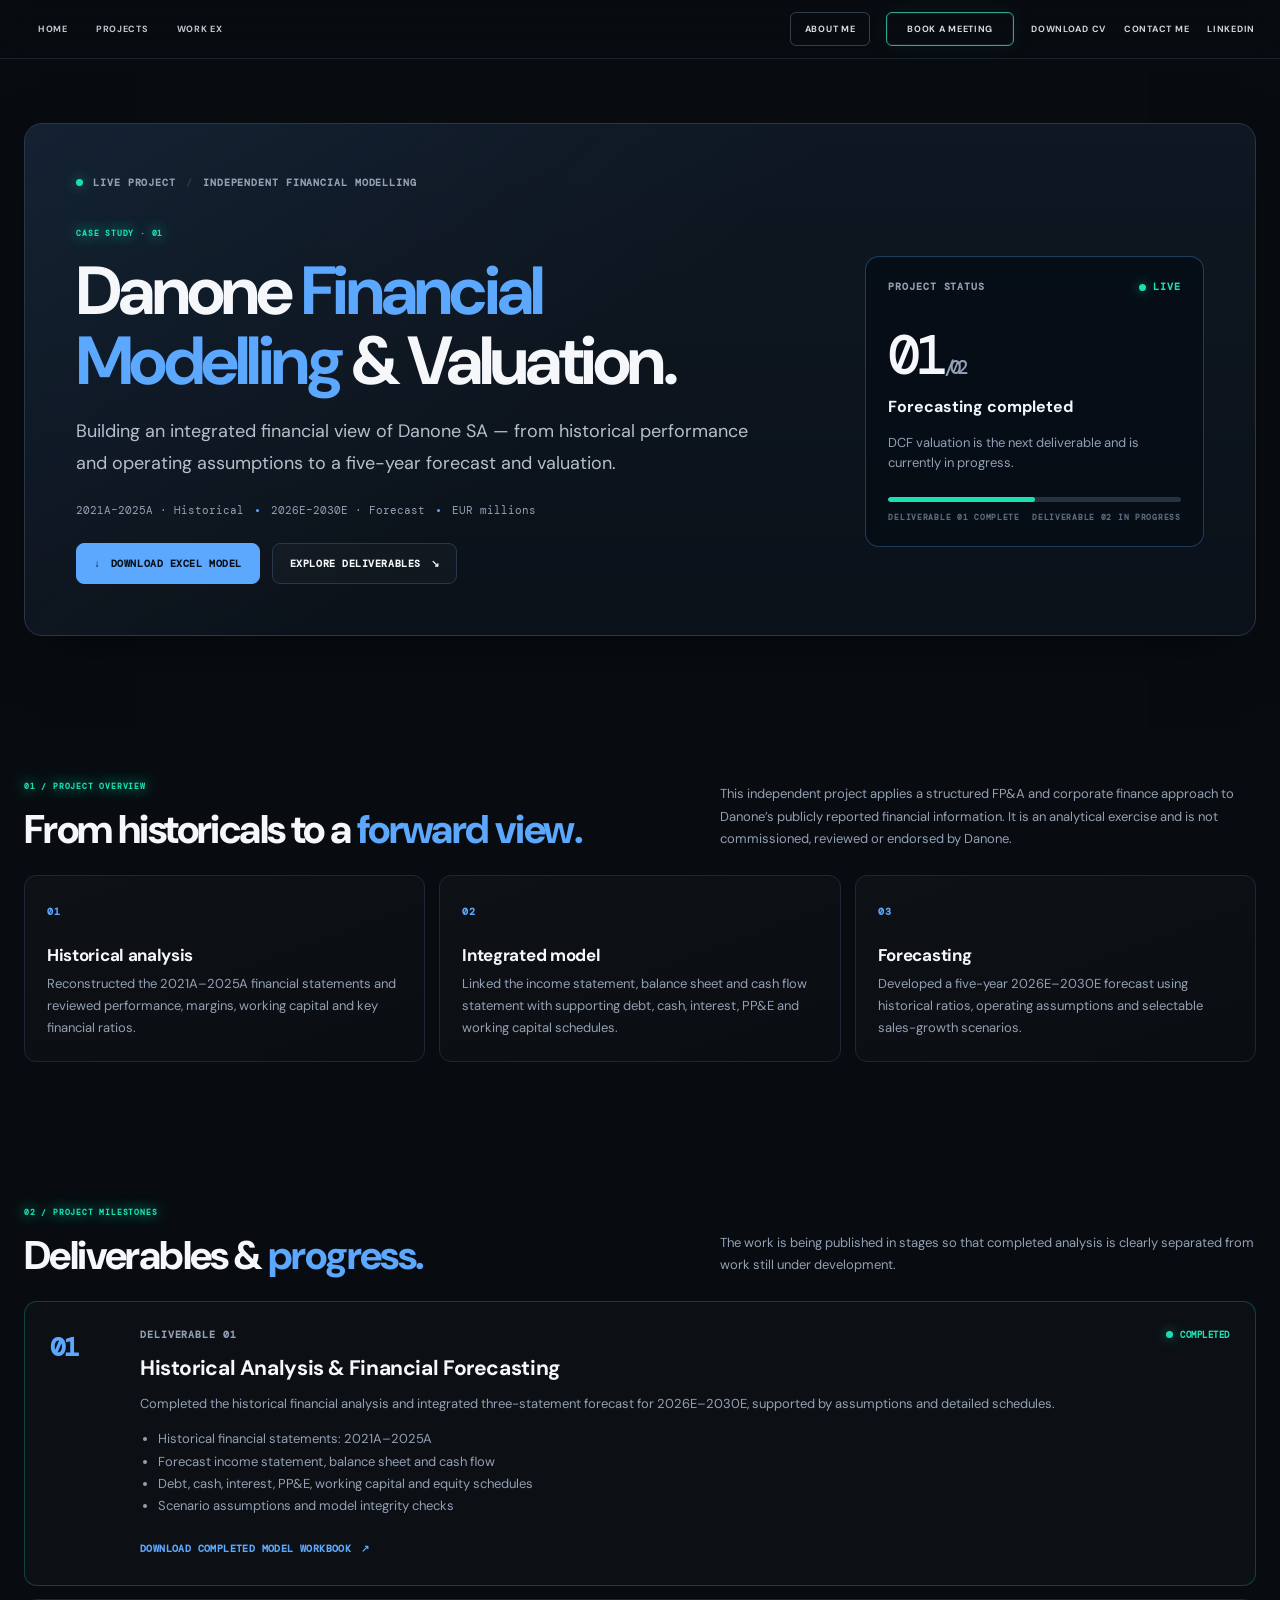
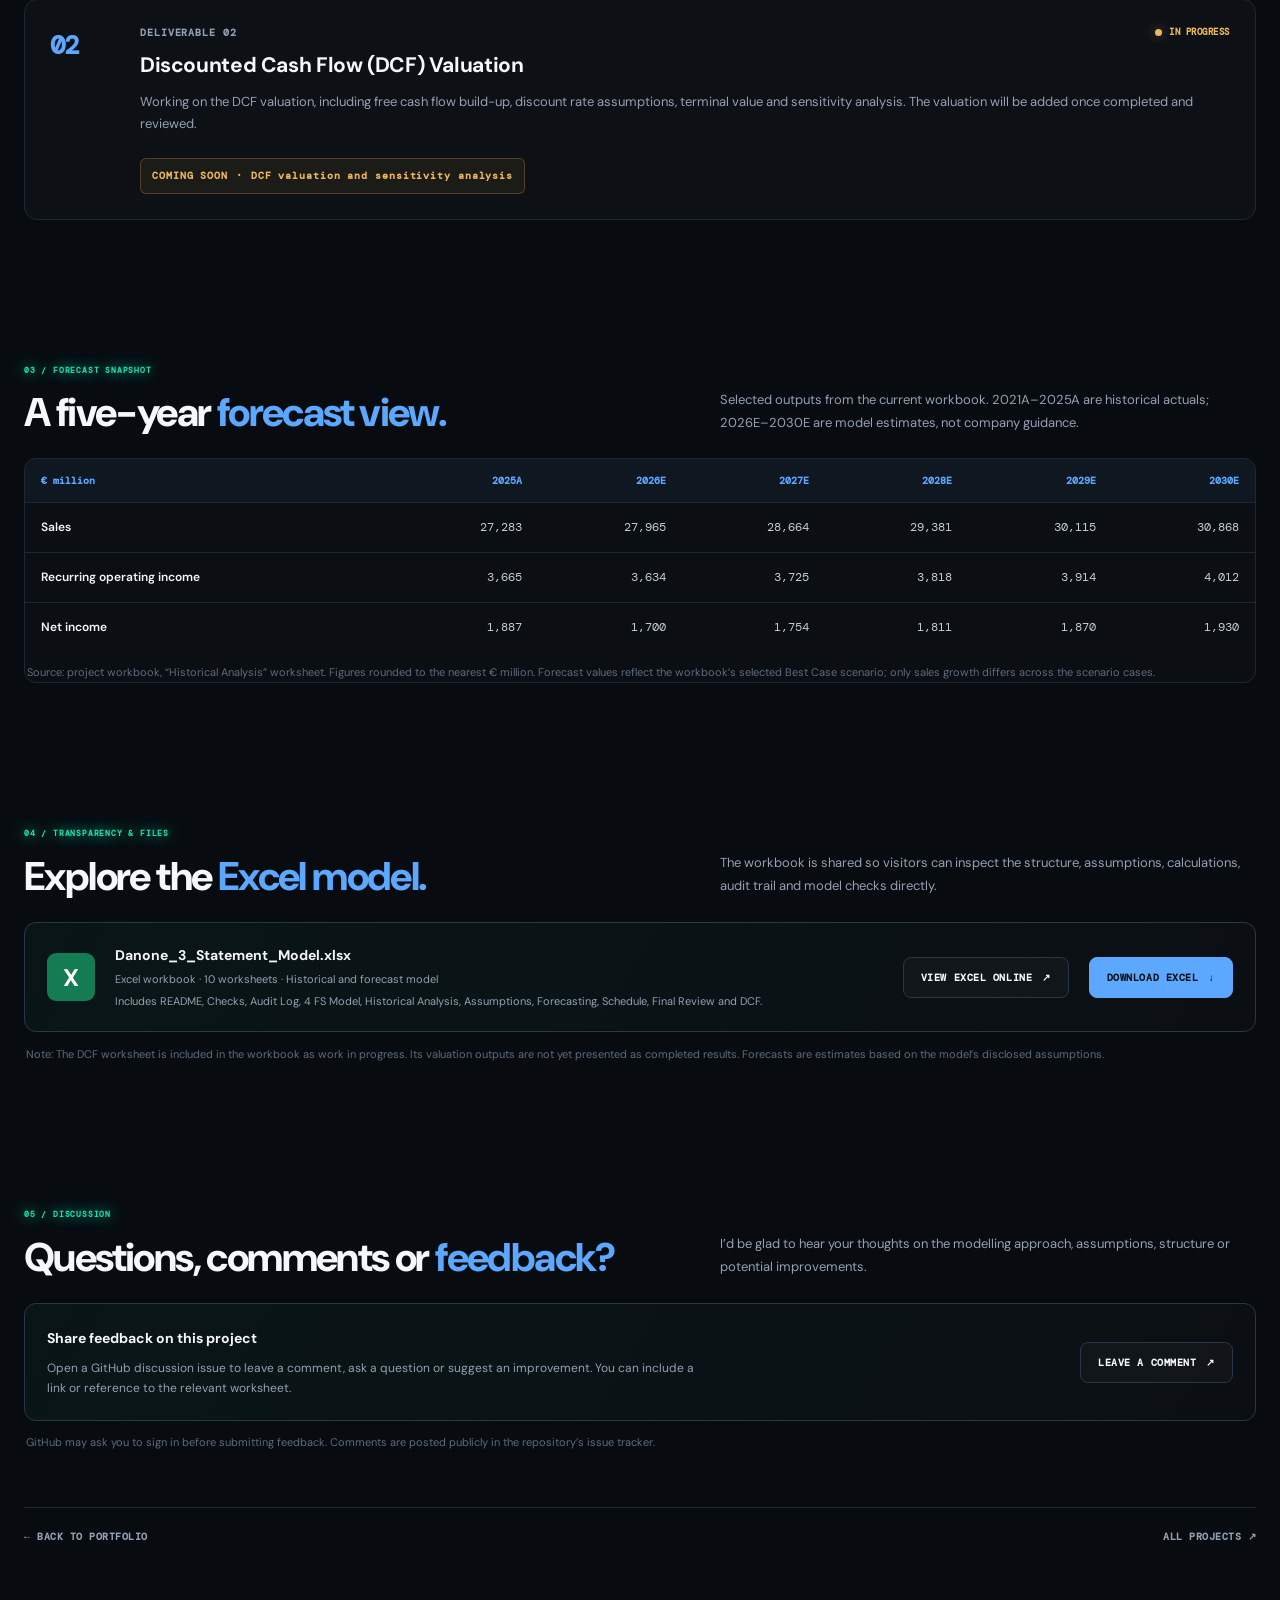
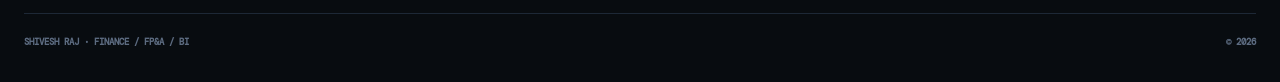
<file: danone-financial-model.html>
<!DOCTYPE html>
<html lang="en">
<head>
<meta charset="utf-8"/>
<meta name="viewport" content="width=device-width,initial-scale=1"/>
<title>Danone Financial Modelling &amp; Valuation | Shivesh Raj</title>
<meta name="description" content="Independent Danone financial modelling case study: historical analysis, integrated three-statement forecasting for 2026E–2030E, and DCF valuation in progress."/>
<meta name="author" content="Shivesh Raj"/>
<meta name="robots" content="index, follow"/>
<meta name="theme-color" content="#070b10"/>
<meta property="og:title" content="Danone Financial Modelling &amp; Valuation | Shivesh Raj"/>
<meta property="og:description" content="An independent financial modelling project covering historical analysis, integrated forecasting and DCF valuation."/>
<meta property="og:type" content="article"/>
<link href="style.css" rel="stylesheet"/>
<link href="production.css" rel="stylesheet"/>
</head>
<body>
<a class="skip-link" href="#danone-main">Skip to main content</a>
<header class="premium-header portfolio-reference-header" id="topbar">
  <div class="premium-header-shell portfolio-reference-shell">
    <nav aria-label="Primary navigation" class="portfolio-reference-nav">
      <a class="portfolio-nav-link" href="index.html#top">HOME</a>
      <a class="portfolio-nav-link" href="index.html#projects">PROJECTS</a>
      <a class="portfolio-nav-link" href="index.html#experience">WORK EX</a>
    </nav>
    <div aria-label="Portfolio actions" class="portfolio-reference-actions">
      <a class="portfolio-reference-action portfolio-reference-work-button" href="index.html#about-experience"><span>ABOUT ME</span></a>
      <a class="portfolio-reference-action portfolio-reference-meeting" href="https://calendly.com/shivesh-raj-ars/30min" rel="noopener" target="_blank"><span>BOOK A MEETING</span></a>
      <a class="portfolio-reference-action" href="./assets/cv.pdf" rel="noopener" target="_blank"><span>DOWNLOAD CV</span></a>
      <a class="portfolio-reference-action portfolio-reference-email" href="mailto:shivesh.raj@edhec.com"><span>CONTACT ME</span></a>
      <a class="portfolio-reference-action portfolio-reference-linkedin" href="https://www.linkedin.com/in/shiveshraj" rel="noopener" target="_blank"><span>LINKEDIN</span></a>
    </div>
  </div>
</header>

<main class="shell danone-page" id="danone-main" tabindex="-1">
  <section class="danone-hero">
    <div class="danone-eyebrow"><span class="danone-live-dot"></span> LIVE PROJECT <span class="danone-eyebrow-divider">/</span> INDEPENDENT FINANCIAL MODELLING</div>
    <div class="danone-hero-grid">
      <div>
        <span class="section-code">CASE STUDY · 01</span>
        <h1>Danone <span>Financial Modelling</span> &amp; Valuation.</h1>
        <p class="danone-lede">Building an integrated financial view of Danone SA — from historical performance and operating assumptions to a five-year forecast and valuation.</p>
        <div class="danone-meta-line"><span>2021A–2025A · Historical</span><i></i><span>2026E–2030E · Forecast</span><i></i><span>EUR millions</span></div>
        <div class="danone-hero-actions">
          <a class="danone-button danone-button-primary" href="./assets/danone-financial-model.xlsx" download> <span aria-hidden="true">↓</span> DOWNLOAD EXCEL MODEL</a>
          <a class="danone-button danone-button-secondary" href="#deliverables">EXPLORE DELIVERABLES <span aria-hidden="true">↘</span></a>
        </div>
      </div>
      <aside class="danone-status-card">
        <div class="danone-status-card-top"><span>PROJECT STATUS</span><span class="danone-status-live"><i></i> LIVE</span></div>
        <div class="danone-status-number">01<span>/02</span></div>
        <strong>Forecasting completed</strong>
        <p>DCF valuation is the next deliverable and is currently in progress.</p>
        <div class="danone-progress"><span></span></div>
        <div class="danone-progress-label"><span>DELIVERABLE 01 COMPLETE</span><span>DELIVERABLE 02 IN PROGRESS</span></div>
      </aside>
    </div>
  </section>

  <section class="danone-section" aria-labelledby="danone-overview-title">
    <div class="danone-section-heading">
      <div><span class="section-code">01 / PROJECT OVERVIEW</span><h2 id="danone-overview-title">From historicals to a <em>forward view.</em></h2></div>
      <p>This independent project applies a structured FP&amp;A and corporate finance approach to Danone’s publicly reported financial information. It is an analytical exercise and is not commissioned, reviewed or endorsed by Danone.</p>
    </div>
    <div class="danone-overview-grid">
      <article class="danone-info-card"><span class="danone-card-index">01</span><h3>Historical analysis</h3><p>Reconstructed the 2021A–2025A financial statements and reviewed performance, margins, working capital and key financial ratios.</p></article>
      <article class="danone-info-card"><span class="danone-card-index">02</span><h3>Integrated model</h3><p>Linked the income statement, balance sheet and cash flow statement with supporting debt, cash, interest, PP&amp;E and working capital schedules.</p></article>
      <article class="danone-info-card"><span class="danone-card-index">03</span><h3>Forecasting</h3><p>Developed a five-year 2026E–2030E forecast using historical ratios, operating assumptions and selectable sales-growth scenarios.</p></article>
    </div>
  </section>

  <section class="danone-section" aria-labelledby="danone-deliverables-title" id="deliverables">
    <div class="danone-section-heading">
      <div><span class="section-code">02 / PROJECT MILESTONES</span><h2 id="danone-deliverables-title">Deliverables &amp; <em>progress.</em></h2></div>
      <p>The work is being published in stages so that completed analysis is clearly separated from work still under development.</p>
    </div>
    <div class="danone-deliverable-list">
      <article class="danone-deliverable danone-deliverable-done">
        <div class="danone-deliverable-number">01</div>
        <div class="danone-deliverable-content">
          <div class="danone-deliverable-top"><span class="danone-kicker">DELIVERABLE 01</span><span class="danone-state"><i></i> COMPLETED</span></div>
          <h3>Historical Analysis &amp; Financial Forecasting</h3>
          <p>Completed the historical financial analysis and integrated three-statement forecast for 2026E–2030E, supported by assumptions and detailed schedules.</p>
          <ul><li>Historical financial statements: 2021A–2025A</li><li>Forecast income statement, balance sheet and cash flow</li><li>Debt, cash, interest, PP&amp;E, working capital and equity schedules</li><li>Scenario assumptions and model integrity checks</li></ul>
          <a class="danone-text-link" href="./assets/danone-financial-model.xlsx" download>DOWNLOAD COMPLETED MODEL WORKBOOK <span>↗</span></a>
        </div>
      </article>
      <article class="danone-deliverable danone-deliverable-progress">
        <div class="danone-deliverable-number">02</div>
        <div class="danone-deliverable-content">
          <div class="danone-deliverable-top"><span class="danone-kicker">DELIVERABLE 02</span><span class="danone-state danone-state-progress"><i></i> IN PROGRESS</span></div>
          <h3>Discounted Cash Flow (DCF) Valuation</h3>
          <p>Working on the DCF valuation, including free cash flow build-up, discount rate assumptions, terminal value and sensitivity analysis. The valuation will be added once completed and reviewed.</p>
          <div class="danone-coming-soon">COMING SOON <span>·</span> DCF valuation and sensitivity analysis</div>
        </div>
      </article>
    </div>
  </section>

  <section class="danone-section" aria-labelledby="danone-forecast-title">
    <div class="danone-section-heading">
      <div><span class="section-code">03 / FORECAST SNAPSHOT</span><h2 id="danone-forecast-title">A five-year <em>forecast view.</em></h2></div>
      <p>Selected outputs from the current workbook. 2021A–2025A are historical actuals; 2026E–2030E are model estimates, not company guidance.</p>
    </div>
    <div class="danone-table-wrap">
      <table class="danone-forecast-table">
        <thead><tr><th>€ million</th><th>2025A</th><th>2026E</th><th>2027E</th><th>2028E</th><th>2029E</th><th>2030E</th></tr></thead>
        <tbody>
          <tr><th>Sales</th><td>27,283</td><td>27,965</td><td>28,664</td><td>29,381</td><td>30,115</td><td>30,868</td></tr>
          <tr><th>Recurring operating income</th><td>3,665</td><td>3,634</td><td>3,725</td><td>3,818</td><td>3,914</td><td>4,012</td></tr>
          <tr><th>Net income</th><td>1,887</td><td>1,700</td><td>1,754</td><td>1,811</td><td>1,870</td><td>1,930</td></tr>
        </tbody>
      </table>
      <p class="danone-table-note">Source: project workbook, “Historical Analysis” worksheet. Figures rounded to the nearest € million. Forecast values reflect the workbook’s selected Best Case scenario; only sales growth differs across the scenario cases.</p>
    </div>
  </section>

  <section class="danone-section danone-workbook-section" aria-labelledby="danone-workbook-title">
    <div class="danone-section-heading">
      <div><span class="section-code">04 / TRANSPARENCY &amp; FILES</span><h2 id="danone-workbook-title">Explore the <em>Excel model.</em></h2></div>
      <p>The workbook is shared so visitors can inspect the structure, assumptions, calculations, audit trail and model checks directly.</p>
    </div>
    <div class="danone-workbook-card">
      <div class="danone-excel-icon">X</div>
      <div class="danone-workbook-copy"><strong>Danone_3_Statement_Model.xlsx</strong><span>Excel workbook · 10 worksheets · Historical and forecast model</span><small>Includes README, Checks, Audit Log, 4 FS Model, Historical Analysis, Assumptions, Forecasting, Schedule, Final Review and DCF.</small></div>
      <a class="danone-button danone-button-secondary" href="https://view.officeapps.live.com/op/view.aspx?src=https%3A%2F%2Fraj-shivesh.github.io%2FShiveshRAJ%2Fassets%2Fdanone-financial-model.xlsx" target="_blank" rel="noopener">VIEW EXCEL ONLINE <span aria-hidden="true">↗</span></a><a class="danone-button danone-button-primary" href="./assets/danone-financial-model.xlsx" download>DOWNLOAD EXCEL <span aria-hidden="true">↓</span></a>
    </div>
    <p class="danone-disclosure">Note: The DCF worksheet is included in the workbook as work in progress. Its valuation outputs are not yet presented as completed results. Forecasts are estimates based on the model’s disclosed assumptions.</p>
  </section>

  <section class="danone-section danone-feedback-section" aria-labelledby="danone-feedback-title" id="comments">
    <div class="danone-section-heading">
      <div><span class="section-code">05 / DISCUSSION</span><h2 id="danone-feedback-title">Questions, comments or <em>feedback?</em></h2></div>
      <p>I’d be glad to hear your thoughts on the modelling approach, assumptions, structure or potential improvements.</p>
    </div>
    <div class="danone-feedback-card">
      <div><strong>Share feedback on this project</strong><p>Open a GitHub discussion issue to leave a comment, ask a question or suggest an improvement. You can include a link or reference to the relevant worksheet.</p></div>
      <a class="danone-button danone-button-secondary" href="https://github.com/RAJ-SHIVESH/ShiveshRAJ/issues/new?title=Feedback%20on%20Danone%20Financial%20Model&amp;body=I%20am%20sharing%20feedback%20on%20the%20Danone%20financial%20modelling%20project.%0A%0AWorksheet%20%2F%20section%3A%0A%0AComment%20or%20suggestion%3A" target="_blank" rel="noopener">LEAVE A COMMENT <span aria-hidden="true">↗</span></a>
    </div>
    <p class="danone-table-note">GitHub may ask you to sign in before submitting feedback. Comments are posted publicly in the repository’s issue tracker.</p>
  </section>
  <div class="danone-back-link"><a href="index.html#live-project">← BACK TO PORTFOLIO</a><a href="projects.html">ALL PROJECTS ↗</a></div>
</main>
<footer class="shell footer"><span>SHIVESH RAJ · FINANCE / FP&amp;A / BI</span><span>© <span id="year"></span></span></footer>
<script src="script.js"></script>
<script>document.getElementById("year").textContent=new Date().getFullYear();</script>
</body>
</html>
</file>
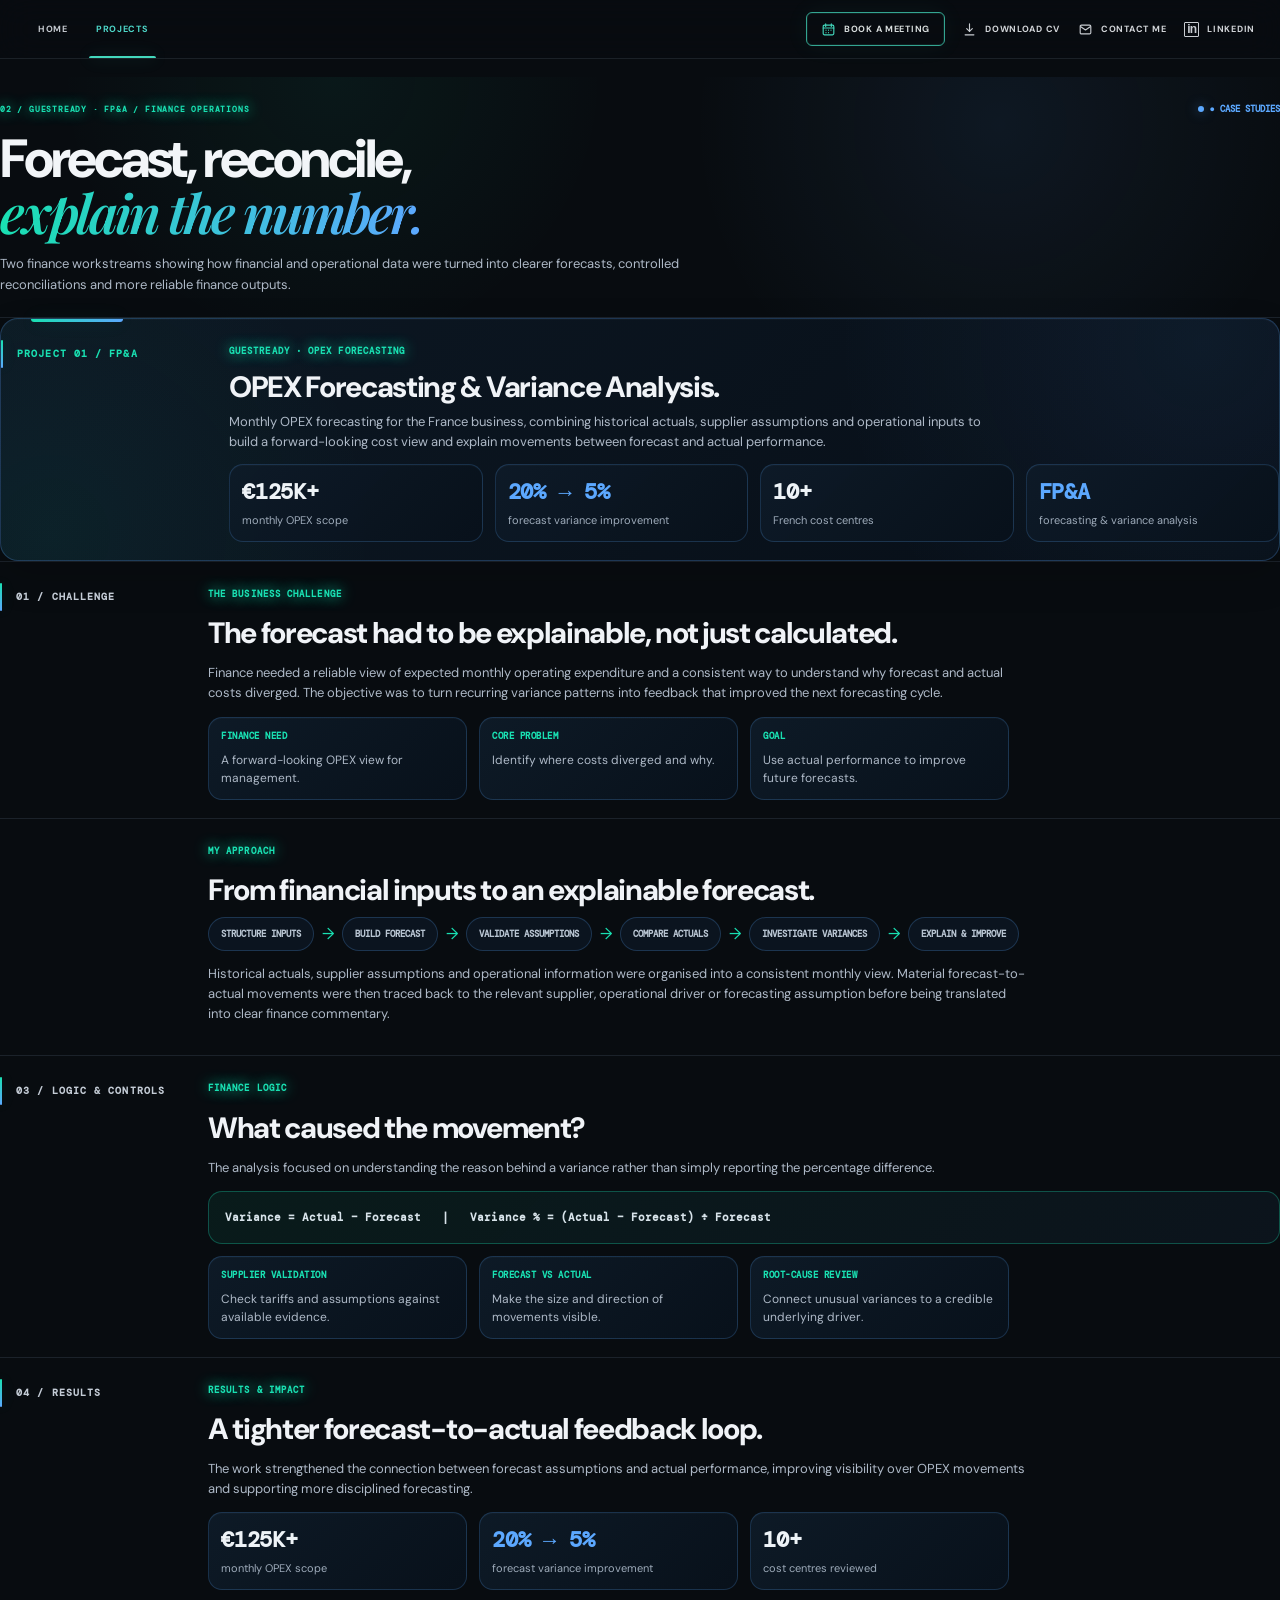
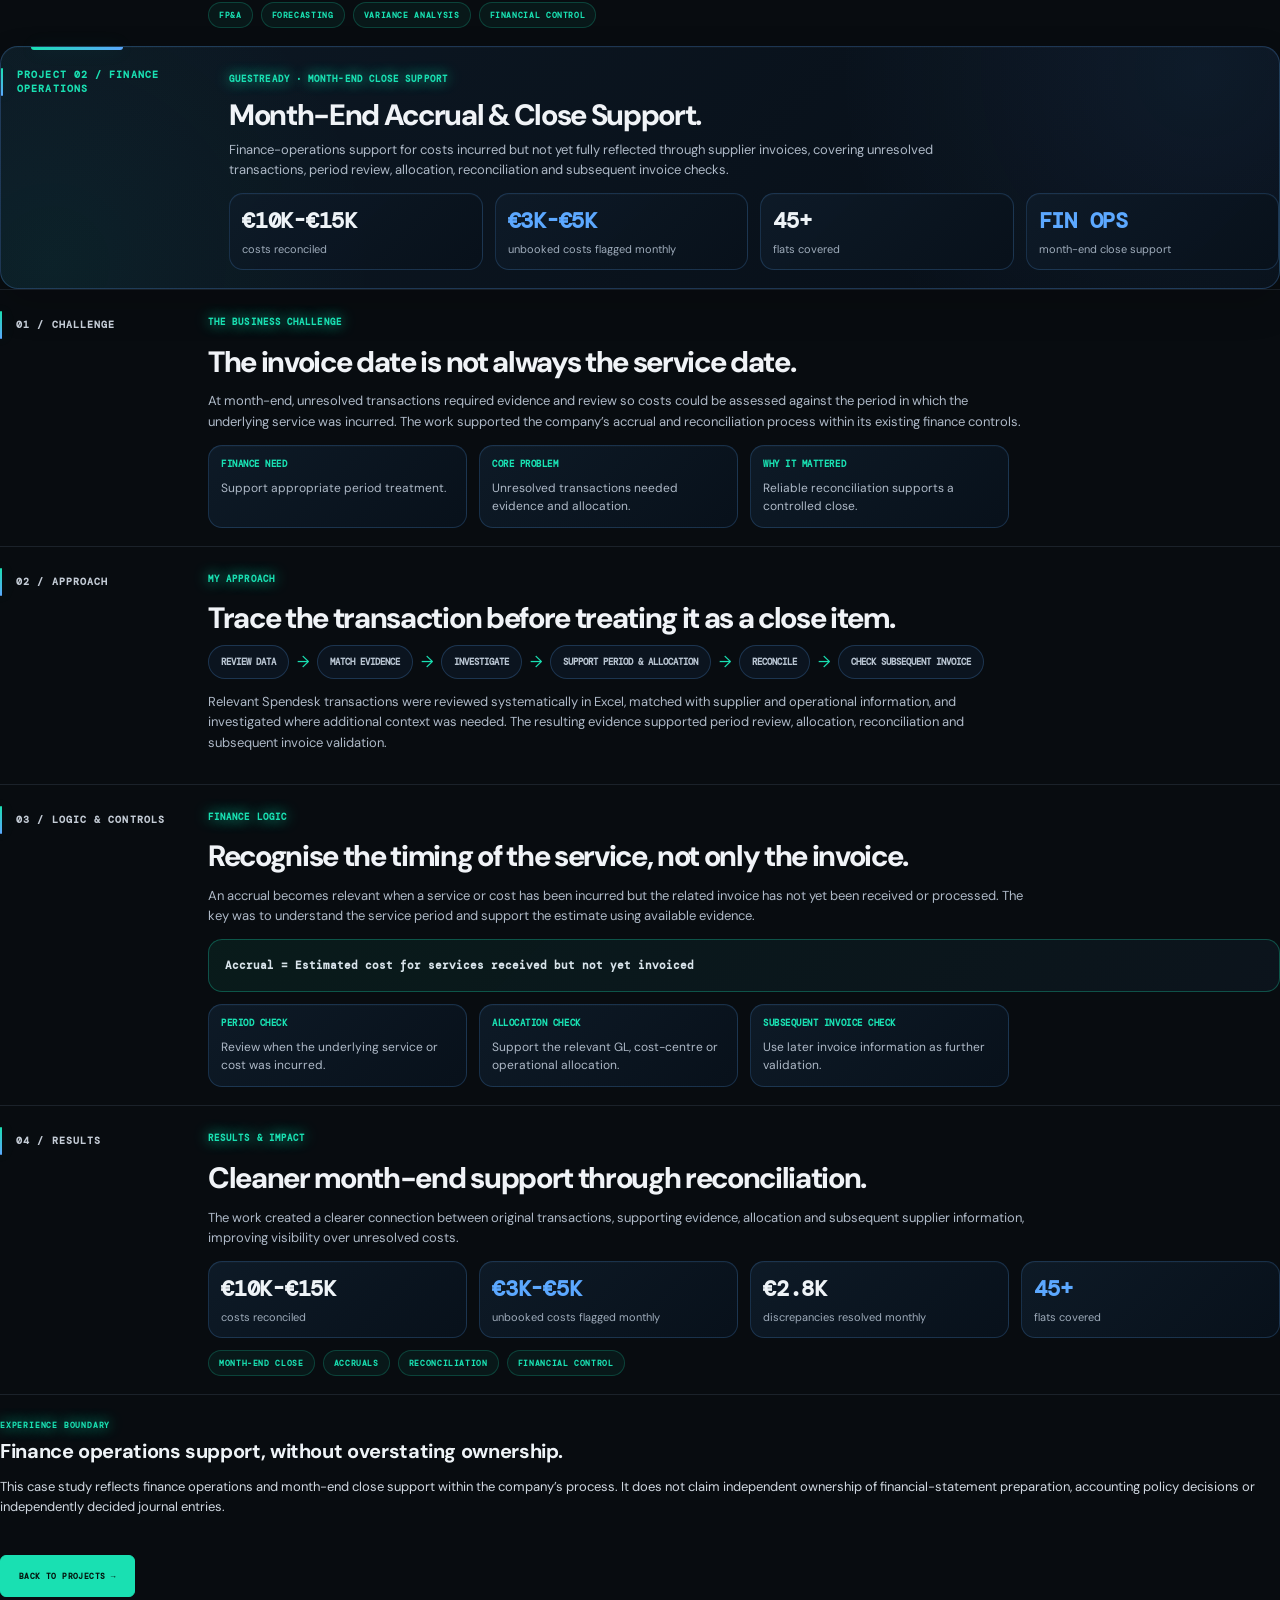
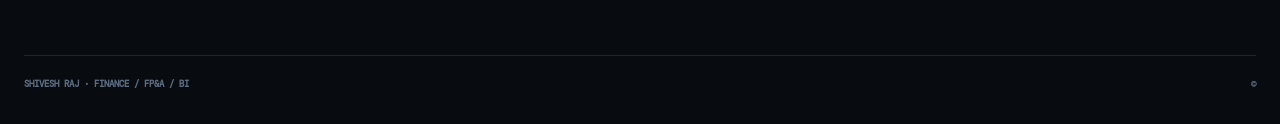
<file: guestready-case-study.html>
<!DOCTYPE html>
<html lang="en"><head><meta charset="utf-8"/><meta content="width=device-width,initial-scale=1" name="viewport"/><title>GuestReady | FP&amp;A Case Studies</title>
<meta content="GuestReady FP&amp;A case studies covering driver-based OPEX forecasting, variance analysis, standalone cost allocation, accrual support and month-end close." name="description"/>
<meta content="Shivesh Raj" name="author"/>
<meta content="index, follow" name="robots"/>
<meta content="#070b10" name="theme-color"/>
<meta content="GuestReady | FP&amp;A Case Studies | Shivesh Raj" property="og:title"/>
<meta content="GuestReady FP&amp;A case studies covering driver-based OPEX forecasting, variance analysis, standalone cost allocation, accrual support and month-end close." property="og:description"/>
<meta content="website" property="og:type"/>
<meta content="summary_large_image" name="twitter:card"/>
<meta content="GuestReady | FP&amp;A Case Studies | Shivesh Raj" name="twitter:title"/>
<meta content="GuestReady FP&amp;A case studies covering driver-based OPEX forecasting, variance analysis, standalone cost allocation, accrual support and month-end close." name="twitter:description"/>
<link href="style.css" rel="stylesheet"/><link href="production.css" rel="stylesheet"/><script id="dynamic-canonical-script">(function(){var u=location.href.split("#")[0];var l=document.createElement("link");l.id="dynamic-canonical";l.rel="canonical";l.href=u;document.head.appendChild(l);var m=document.createElement("meta");m.setAttribute("property","og:url");m.content=u;document.head.appendChild(m);})();</script>
</head><body><a class="skip-link" href="#main-content">Skip to main content</a><header class="premium-header portfolio-reference-header" id="topbar">
<div class="premium-header-shell portfolio-reference-shell">
<nav aria-label="Primary navigation" class="portfolio-reference-nav">
<a class="portfolio-nav-link" href="index.html">HOME</a>
<a class="portfolio-nav-link active" href="projects.html">PROJECTS</a>
</nav>
<div aria-label="Portfolio actions" class="portfolio-reference-actions">
<a aria-label="Book a meeting" class="portfolio-reference-action portfolio-reference-meeting" href="https://calendly.com/shivesh-raj-ars/30min" rel="noopener" target="_blank"><span class="portfolio-reference-icon"><svg aria-hidden="true" viewbox="0 0 24 24"><rect height="15.5" rx="2" width="17" x="3.5" y="5"></rect><path d="M7.5 3v4M16.5 3v4M3.5 9.5h17M8 13h.01M12 13h.01M16 13h.01M8 17h.01M12 17h.01"></path></svg></span><span>BOOK A MEETING</span></a>
<a aria-label="Download CV" class="portfolio-reference-action" href="./assets/cv.pdf" rel="noopener" target="_blank"><span class="portfolio-reference-icon"><svg aria-hidden="true" viewbox="0 0 24 24"><path d="M12 3v12"></path><path d="m7.5 10.5 4.5 4.5 4.5-4.5"></path><path d="M5 20.5h14"></path></svg></span><span>DOWNLOAD CV</span></a>
<a aria-label="Contact Shivesh Raj" class="portfolio-reference-action portfolio-reference-email" href="mailto:shivesh.raj@edhec.com"><span class="portfolio-reference-icon"><svg aria-hidden="true" viewbox="0 0 24 24"><rect height="14" rx="2" width="17" x="3.5" y="5"></rect><path d="m4.5 7.5 7.5 5.2 7.5-5.2"></path></svg></span><span class="portfolio-reference-email-label">CONTACT ME</span></a>
<a aria-label="Open LinkedIn profile" class="portfolio-reference-action portfolio-reference-linkedin" href="https://www.linkedin.com/in/shiveshraj" rel="noopener" target="_blank"><span aria-hidden="true" class="portfolio-reference-linkedin-mark">in</span><span>LINKEDIN</span></a>
</div>
</div>
</header><main class="shell case-page guestready-case-page" id="main-content" tabindex="-1">
<section class="case-hero">
<div class="case-kicker"><span class="section-code">02 / GUESTREADY · FP&amp;A / FINANCE OPERATIONS</span><span class="case-live">● CASE STUDIES</span></div>
<h1>Forecast, reconcile,<br/><em>explain the number.</em></h1>
<p class="case-lead">Two finance workstreams showing how financial and operational data were turned into clearer forecasts, controlled reconciliations and more reliable finance outputs.</p>
</section>
<section class="guestready-project case-section" id="project1">
<div class="case-index">PROJECT 01 / FP&amp;A</div>
<div class="case-content">
<div class="case-heading"><span class="section-code">GUESTREADY · OPEX FORECASTING</span><h2>OPEX Forecasting &amp; Variance Analysis.</h2><p>Monthly OPEX forecasting for the France business, combining historical actuals, supplier assumptions and operational inputs to build a forward-looking cost view and explain movements between forecast and actual performance.</p></div>
<div class="metric-grid case-metrics"><div><strong>€125K+</strong><span>monthly OPEX scope</span></div><div><strong>20% → 5%</strong><span>forecast variance improvement</span></div><div><strong>10+</strong><span>French cost centres</span></div><div><strong>FP&amp;A</strong><span>forecasting &amp; variance analysis</span></div></div>
</div>
</section>
<section class="case-section">
<div class="case-index">01 / CHALLENGE</div>
<div class="case-content"><div class="case-heading"><span class="section-code">THE BUSINESS CHALLENGE</span><h2>The forecast had to be explainable, not just calculated.</h2><p>Finance needed a reliable view of expected monthly operating expenditure and a consistent way to understand why forecast and actual costs diverged. The objective was to turn recurring variance patterns into feedback that improved the next forecasting cycle.</p></div>
<div class="logic-grid case-logic"><div class="logic"><b>FINANCE NEED</b><span>A forward-looking OPEX view for management.</span></div><div class="logic"><b>CORE PROBLEM</b><span>Identify where costs diverged and why.</span></div><div class="logic"><b>GOAL</b><span>Use actual performance to improve future forecasts.</span></div></div></div>
</section>
<section class="case-section">
<div class="case-index">02 / APPROACH</div>
<div class="case-content"><div class="case-heading"><span class="section-code">MY APPROACH</span><h2>From financial inputs to an explainable forecast.</h2></div>
<div class="flow case-flow guestready-flow"><span>STRUCTURE INPUTS</span><i>→</i><span>BUILD FORECAST</span><i>→</i><span>VALIDATE ASSUMPTIONS</span><i>→</i><span>COMPARE ACTUALS</span><i>→</i><span>INVESTIGATE VARIANCES</span><i>→</i><span>EXPLAIN &amp; IMPROVE</span></div>
<p class="case-copy">Historical actuals, supplier assumptions and operational information were organised into a consistent monthly view. Material forecast-to-actual movements were then traced back to the relevant supplier, operational driver or forecasting assumption before being translated into clear finance commentary.</p></div>
</section>
<section class="case-section">
<div class="case-index">03 / LOGIC &amp; CONTROLS</div>
<div class="case-content"><div class="case-heading"><span class="section-code">FINANCE LOGIC</span><h2>What caused the movement?</h2><p>The analysis focused on understanding the reason behind a variance rather than simply reporting the percentage difference.</p></div>
<div class="formula-box case-formula">Variance = Actual − Forecast   |   Variance % = (Actual − Forecast) ÷ Forecast</div>
<div class="logic-grid case-logic"><div class="logic"><b>SUPPLIER VALIDATION</b><span>Check tariffs and assumptions against available evidence.</span></div><div class="logic"><b>FORECAST VS ACTUAL</b><span>Make the size and direction of movements visible.</span></div><div class="logic"><b>ROOT-CAUSE REVIEW</b><span>Connect unusual variances to a credible underlying driver.</span></div></div></div>
</section>
<section class="case-section guestready-impact">
<div class="case-index">04 / RESULTS</div>
<div class="case-content"><div class="case-heading"><span class="section-code">RESULTS &amp; IMPACT</span><h2>A tighter forecast-to-actual feedback loop.</h2><p>The work strengthened the connection between forecast assumptions and actual performance, improving visibility over OPEX movements and supporting more disciplined forecasting.</p></div>
<div class="metric-grid case-metrics"><div><strong>€125K+</strong><span>monthly OPEX scope</span></div><div><strong>20% → 5%</strong><span>forecast variance improvement</span></div><div><strong>10+</strong><span>cost centres reviewed</span></div></div>
<div class="guestready-skills"><span>FP&amp;A</span><span>FORECASTING</span><span>VARIANCE ANALYSIS</span><span>FINANCIAL CONTROL</span></div></div>
</section>
<section class="guestready-project case-section guestready-project-start" id="project2">
<div class="case-index">PROJECT 02 / FINANCE OPERATIONS</div>
<div class="case-content"><div class="case-heading"><span class="section-code">GUESTREADY · MONTH-END CLOSE SUPPORT</span><h2>Month-End Accrual &amp; Close Support.</h2><p>Finance-operations support for costs incurred but not yet fully reflected through supplier invoices, covering unresolved transactions, period review, allocation, reconciliation and subsequent invoice checks.</p></div>
<div class="metric-grid case-metrics"><div><strong>€10K-€15K</strong><span>costs reconciled</span></div><div><strong>€3K-€5K</strong><span>unbooked costs flagged monthly</span></div><div><strong>45+</strong><span>flats covered</span></div><div><strong>FIN OPS</strong><span>month-end close support</span></div></div></div>
</section>
<section class="case-section">
<div class="case-index">01 / CHALLENGE</div>
<div class="case-content"><div class="case-heading"><span class="section-code">THE BUSINESS CHALLENGE</span><h2>The invoice date is not always the service date.</h2><p>At month-end, unresolved transactions required evidence and review so costs could be assessed against the period in which the underlying service was incurred. The work supported the company’s accrual and reconciliation process within its existing finance controls.</p></div>
<div class="logic-grid case-logic"><div class="logic"><b>FINANCE NEED</b><span>Support appropriate period treatment.</span></div><div class="logic"><b>CORE PROBLEM</b><span>Unresolved transactions needed evidence and allocation.</span></div><div class="logic"><b>WHY IT MATTERED</b><span>Reliable reconciliation supports a controlled close.</span></div></div></div>
</section>
<section class="case-section">
<div class="case-index">02 / APPROACH</div>
<div class="case-content"><div class="case-heading"><span class="section-code">MY APPROACH</span><h2>Trace the transaction before treating it as a close item.</h2></div>
<div class="flow case-flow guestready-flow"><span>REVIEW DATA</span><i>→</i><span>MATCH EVIDENCE</span><i>→</i><span>INVESTIGATE</span><i>→</i><span>SUPPORT PERIOD &amp; ALLOCATION</span><i>→</i><span>RECONCILE</span><i>→</i><span>CHECK SUBSEQUENT INVOICE</span></div>
<p class="case-copy">Relevant Spendesk transactions were reviewed systematically in Excel, matched with supplier and operational information, and investigated where additional context was needed. The resulting evidence supported period review, allocation, reconciliation and subsequent invoice validation.</p></div>
</section>
<section class="case-section">
<div class="case-index">03 / LOGIC &amp; CONTROLS</div>
<div class="case-content"><div class="case-heading"><span class="section-code">FINANCE LOGIC</span><h2>Recognise the timing of the service, not only the invoice.</h2><p>An accrual becomes relevant when a service or cost has been incurred but the related invoice has not yet been received or processed. The key was to understand the service period and support the estimate using available evidence.</p></div>
<div class="formula-box case-formula">Accrual = Estimated cost for services received but not yet invoiced</div>
<div class="logic-grid case-logic"><div class="logic"><b>PERIOD CHECK</b><span>Review when the underlying service or cost was incurred.</span></div><div class="logic"><b>ALLOCATION CHECK</b><span>Support the relevant GL, cost-centre or operational allocation.</span></div><div class="logic"><b>SUBSEQUENT INVOICE CHECK</b><span>Use later invoice information as further validation.</span></div></div></div>
</section>
<section class="case-section guestready-impact">
<div class="case-index">04 / RESULTS</div>
<div class="case-content"><div class="case-heading"><span class="section-code">RESULTS &amp; IMPACT</span><h2>Cleaner month-end support through reconciliation.</h2><p>The work created a clearer connection between original transactions, supporting evidence, allocation and subsequent supplier information, improving visibility over unresolved costs.</p></div>
<div class="metric-grid case-metrics"><div><strong>€10K-€15K</strong><span>costs reconciled</span></div><div><strong>€3K-€5K</strong><span>unbooked costs flagged monthly</span></div><div><strong>€2.8K</strong><span>discrepancies resolved monthly</span></div><div><strong>45+</strong><span>flats covered</span></div></div>
<div class="guestready-skills"><span>MONTH-END CLOSE</span><span>ACCRUALS</span><span>RECONCILIATION</span><span>FINANCIAL CONTROL</span></div></div>
</section>
<section class="case-boundary guestready-boundary"><div><span class="section-code">EXPERIENCE BOUNDARY</span><h3>Finance operations support, without overstating ownership.</h3><p>This case study reflects finance operations and month-end close support within the company’s process. It does not claim independent ownership of financial-statement preparation, accounting policy decisions or independently decided journal entries.</p></div><a class="btn primary" href="projects.html#project2">BACK TO PROJECTS →</a></section>
</main><footer class="shell footer"><span>SHIVESH RAJ · FINANCE / FP&amp;A / BI</span><span>© <span id="year"></span></span></footer><script src="script.js"></script></body></html>
</file>
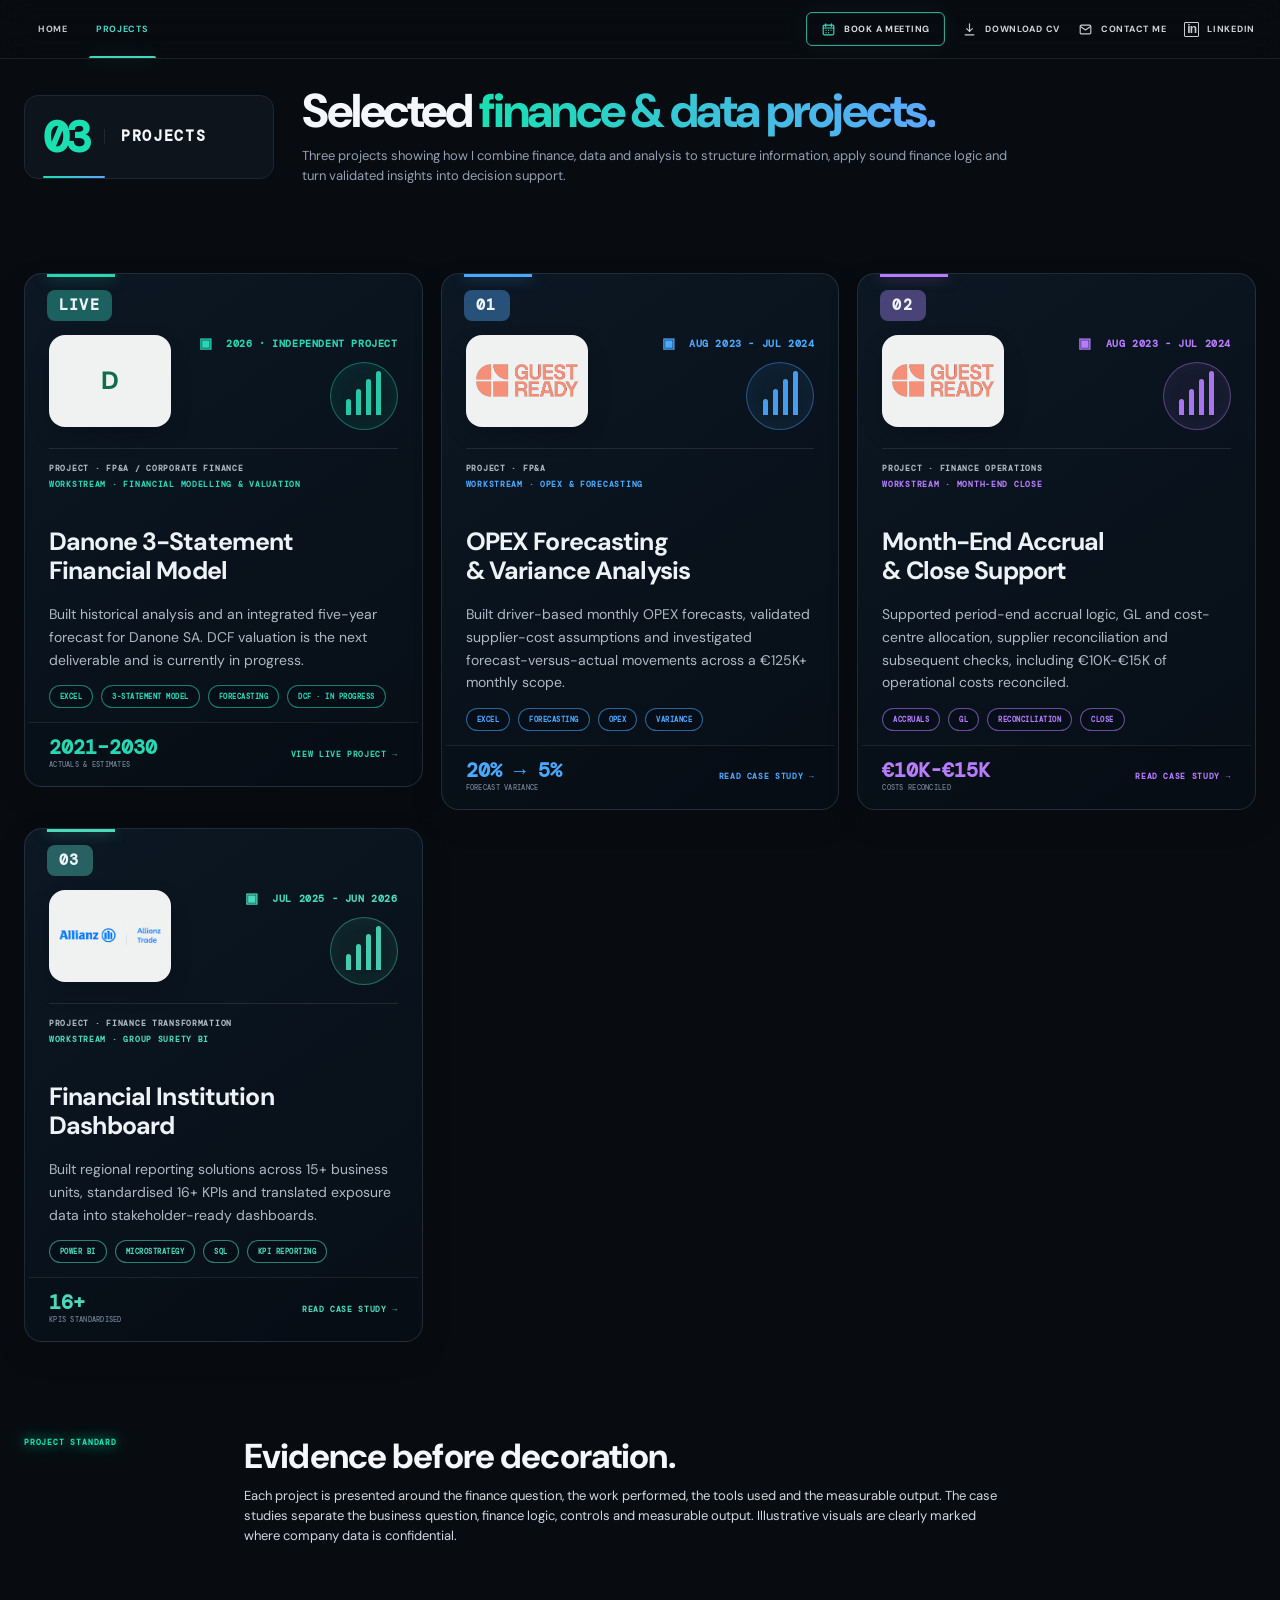
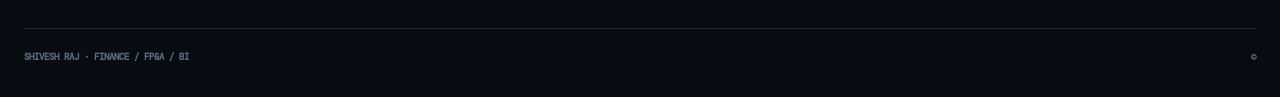
<file: projects.html>
<!DOCTYPE html>

<html lang="en">
<head>
<meta charset="utf-8"/><meta content="width=device-width,initial-scale=1" name="viewport"/>
<title>Projects | Shivesh Raj</title>
<meta content="Selected finance and data projects covering FP&amp;A, OPEX forecasting, month-end close, reconciliation, business intelligence, analytics and KPI reporting." name="description"/>
<meta content="Shivesh Raj" name="author"/>
<meta content="index, follow" name="robots"/>
<meta content="#070b10" name="theme-color"/>
<meta content="Projects | Shivesh Raj" property="og:title"/>
<meta content="Selected finance and data projects covering FP&amp;A, OPEX forecasting, month-end close, reconciliation, business intelligence, analytics and KPI reporting." property="og:description"/>
<meta content="website" property="og:type"/>
<meta content="summary_large_image" name="twitter:card"/>
<meta content="Projects | Shivesh Raj" name="twitter:title"/>
<meta content="Selected finance and data projects covering FP&amp;A, OPEX forecasting, month-end close, reconciliation, business intelligence, analytics and KPI reporting." name="twitter:description"/>
<link href="style.css" rel="stylesheet"/><link href="production.css" rel="stylesheet"/>
<script id="dynamic-canonical-script">(function(){var u=location.href.split("#")[0];var l=document.createElement("link");l.id="dynamic-canonical";l.rel="canonical";l.href=u;document.head.appendChild(l);var m=document.createElement("meta");m.setAttribute("property","og:url");m.content=u;document.head.appendChild(m);})();</script>
</head>
<body><a class="skip-link" href="#projects-content">Skip to main content</a>
<header class="premium-header portfolio-reference-header" id="topbar">
<div class="premium-header-shell portfolio-reference-shell">
<nav aria-label="Primary navigation" class="portfolio-reference-nav">
<a class="portfolio-nav-link" href="index.html">HOME</a>
<a aria-current="page" class="portfolio-nav-link active" href="projects.html">PROJECTS</a>
</nav>
<div aria-label="Portfolio actions" class="portfolio-reference-actions">
<a aria-label="Book a meeting" class="portfolio-reference-action portfolio-reference-meeting" href="https://calendly.com/shivesh-raj-ars/30min" rel="noopener" target="_blank"><span class="portfolio-reference-icon"><svg aria-hidden="true" viewbox="0 0 24 24"><rect height="15.5" rx="2" width="17" x="3.5" y="5"></rect><path d="M7.5 3v4M16.5 3v4M3.5 9.5h17M8 13h.01M12 13h.01M16 13h.01M8 17h.01M12 17h.01"></path></svg></span><span>BOOK A MEETING</span></a>
<a aria-label="Download CV" class="portfolio-reference-action" href="./assets/cv.pdf" rel="noopener" target="_blank"><span class="portfolio-reference-icon"><svg aria-hidden="true" viewbox="0 0 24 24"><path d="M12 3v12"></path><path d="m7.5 10.5 4.5 4.5 4.5-4.5"></path><path d="M5 20.5h14"></path></svg></span><span>DOWNLOAD CV</span></a>
<a aria-label="Contact Shivesh Raj" class="portfolio-reference-action portfolio-reference-email" href="mailto:shivesh.raj@edhec.com"><span class="portfolio-reference-icon"><svg aria-hidden="true" viewbox="0 0 24 24"><rect height="14" rx="2" width="17" x="3.5" y="5"></rect><path d="m4.5 7.5 7.5 5.2 7.5-5.2"></path></svg></span><span class="portfolio-reference-email-label">CONTACT ME</span></a>
<a aria-label="Open LinkedIn profile" class="portfolio-reference-action portfolio-reference-linkedin" href="https://www.linkedin.com/in/shiveshraj" rel="noopener" target="_blank"><span aria-hidden="true" class="portfolio-reference-linkedin-mark">in</span><span>LINKEDIN</span></a>
</div>
</div>
</header>

<main class="shell project-page projects-page-content" id="projects-content" tabindex="-1">
<section class="hero compact-hero projects-reference-hero">
<div aria-label="Section 03 Projects" class="projects-reference-hero-badge">
<strong>03</strong><span>PROJECTS</span>
</div>
<div class="projects-reference-hero-copy">
<span class="section-code">03 / PROJECTS</span>
<h1>Selected <span>finance &amp; data projects.</span></h1>
<p class="copy">Three projects showing how I combine finance, data and analysis to structure information, apply sound finance logic and turn validated insights into decision support.</p>
</div>
</section>
<section class="project-experience-section">
<div class="project-experience-grid">
<article class="project-experience-card project-reference-card reveal danone-project-card" id="project-danone">
<span class="project-card-number">LIVE</span>
<div class="project-exp-top"><div class="project-exp-logo danone-project-mark">D</div><div class="project-exp-top-right"><span class="project-exp-date"><b>▣</b> 2026 · INDEPENDENT PROJECT</span><span class="project-exp-signal" aria-hidden="true"><i></i><i></i><i></i><i></i></span></div></div>
<div class="project-exp-meta"><span class="project-exp-role">Project · FP&amp;A / Corporate Finance</span><span class="project-exp-division">Workstream · Financial Modelling &amp; Valuation</span></div>
<h3>Danone 3-Statement Financial Model</h3>
<p>Built historical analysis and an integrated five-year forecast for Danone SA. DCF valuation is the next deliverable and is currently in progress.</p>
<div class="project-exp-tags"><span>EXCEL</span><span>3-STATEMENT MODEL</span><span>FORECASTING</span><span>DCF · IN PROGRESS</span></div>
<div class="project-exp-bottom"><div><strong>2021–2030</strong><small>actuals &amp; estimates</small></div><a class="project-exp-link" href="danone-financial-model.html">VIEW LIVE PROJECT →</a></div>
</article>

<article class="project-experience-card project-reference-card reveal" id="project1"><span class="project-card-number">01</span>
<div class="project-exp-top">
  <div class="project-exp-logo"><img src="./assets/guestready-logo.png" alt="GuestReady logo"></div>
  <div class="project-exp-top-right">
    <span class="project-exp-date"><b>▣</b> AUG 2023 - JUL 2024</span>
    <span class="project-exp-signal" aria-hidden="true"><i></i><i></i><i></i><i></i></span>
  </div>
</div>
<div class="project-exp-meta">
<span class="project-exp-role">Project · FP&amp;A</span>
<span class="project-exp-division">Workstream · OPEX &amp; Forecasting</span>
</div>
<h3>OPEX Forecasting &amp; Variance Analysis</h3>
<p>Built driver-based monthly OPEX forecasts, validated supplier-cost assumptions and investigated forecast-versus-actual movements across a €125K+ monthly scope.</p>
<div class="project-exp-tags"><span>EXCEL</span><span>FORECASTING</span><span>OPEX</span><span>VARIANCE</span></div>
<div class="project-exp-bottom">
<div><strong>20% → 5%</strong><small>forecast variance</small></div>
<a class="project-exp-link" href="guestready-case-study.html#project1">READ CASE STUDY →</a>
</div>
</article>
<article class="project-experience-card project-reference-card reveal" id="project2"><span class="project-card-number">02</span>
<div class="project-exp-top">
  <div class="project-exp-logo"><img src="./assets/guestready-logo.png" alt="GuestReady logo"></div>
  <div class="project-exp-top-right">
    <span class="project-exp-date"><b>▣</b> AUG 2023 - JUL 2024</span>
    <span class="project-exp-signal" aria-hidden="true"><i></i><i></i><i></i><i></i></span>
  </div>
</div>
<div class="project-exp-meta">
<span class="project-exp-role">Project · Finance Operations</span>
<span class="project-exp-division">Workstream · Month-End Close</span>
</div>
<h3>Month-End Accrual &amp; Close Support</h3>
<p>Supported period-end accrual logic, GL and cost-centre allocation, supplier reconciliation and subsequent checks, including €10K-€15K of operational costs reconciled.</p>
<div class="project-exp-tags"><span>ACCRUALS</span><span>GL</span><span>RECONCILIATION</span><span>CLOSE</span></div>
<div class="project-exp-bottom">
<div><strong>€10K-€15K</strong><small>costs reconciled</small></div>
<a class="project-exp-link" href="guestready-case-study.html#project2">READ CASE STUDY →</a>
</div>
</article>
<article class="project-experience-card project-reference-card reveal" id="project3"><span class="project-card-number">03</span>
<div class="project-exp-top">
  <div class="project-exp-logo"><img src="./assets/allianz-logo.png" alt="Allianz Trade logo"></div>
  <div class="project-exp-top-right">
    <span class="project-exp-date"><b>▣</b> JUL 2025 - JUN 2026</span>
    <span class="project-exp-signal" aria-hidden="true"><i></i><i></i><i></i><i></i></span>
  </div>
</div>
<div class="project-exp-meta">
<span class="project-exp-role">Project · Finance Transformation</span>
<span class="project-exp-division">Workstream · Group Surety BI</span>
</div>
<h3>Financial Institution Dashboard</h3>
<p>Built regional reporting solutions across 15+ business units, standardised 16+ KPIs and translated exposure data into stakeholder-ready dashboards.</p>
<div class="project-exp-tags"><span>POWER BI</span><span>MICROSTRATEGY</span><span>SQL</span><span>KPI REPORTING</span></div>
<div class="project-exp-bottom">
<div><strong>16+</strong><small>KPIs standardised</small></div>
<a class="project-exp-link" href="allianz-case-study.html">READ CASE STUDY →</a>
</div>
</article>
</div>
</section>
<section class="project-principle">
<div class="section-head reveal">
<div><span class="section-code">PROJECT STANDARD</span></div>
<div>
<h2>Evidence before decoration.</h2>
<p class="copy">Each project is presented around the finance question, the work performed, the tools used and the measurable output. The case studies separate the business question, finance logic, controls and measurable output. Illustrative visuals are clearly marked where company data is confidential.</p>
</div>
</div>
</section>
</main>
<footer class="shell footer"><span>SHIVESH RAJ · FINANCE / FP&amp;A / BI</span><span>© <span id="year"></span></span></footer>
<script src="script.js"></script>
</body>
</html>
</file>
